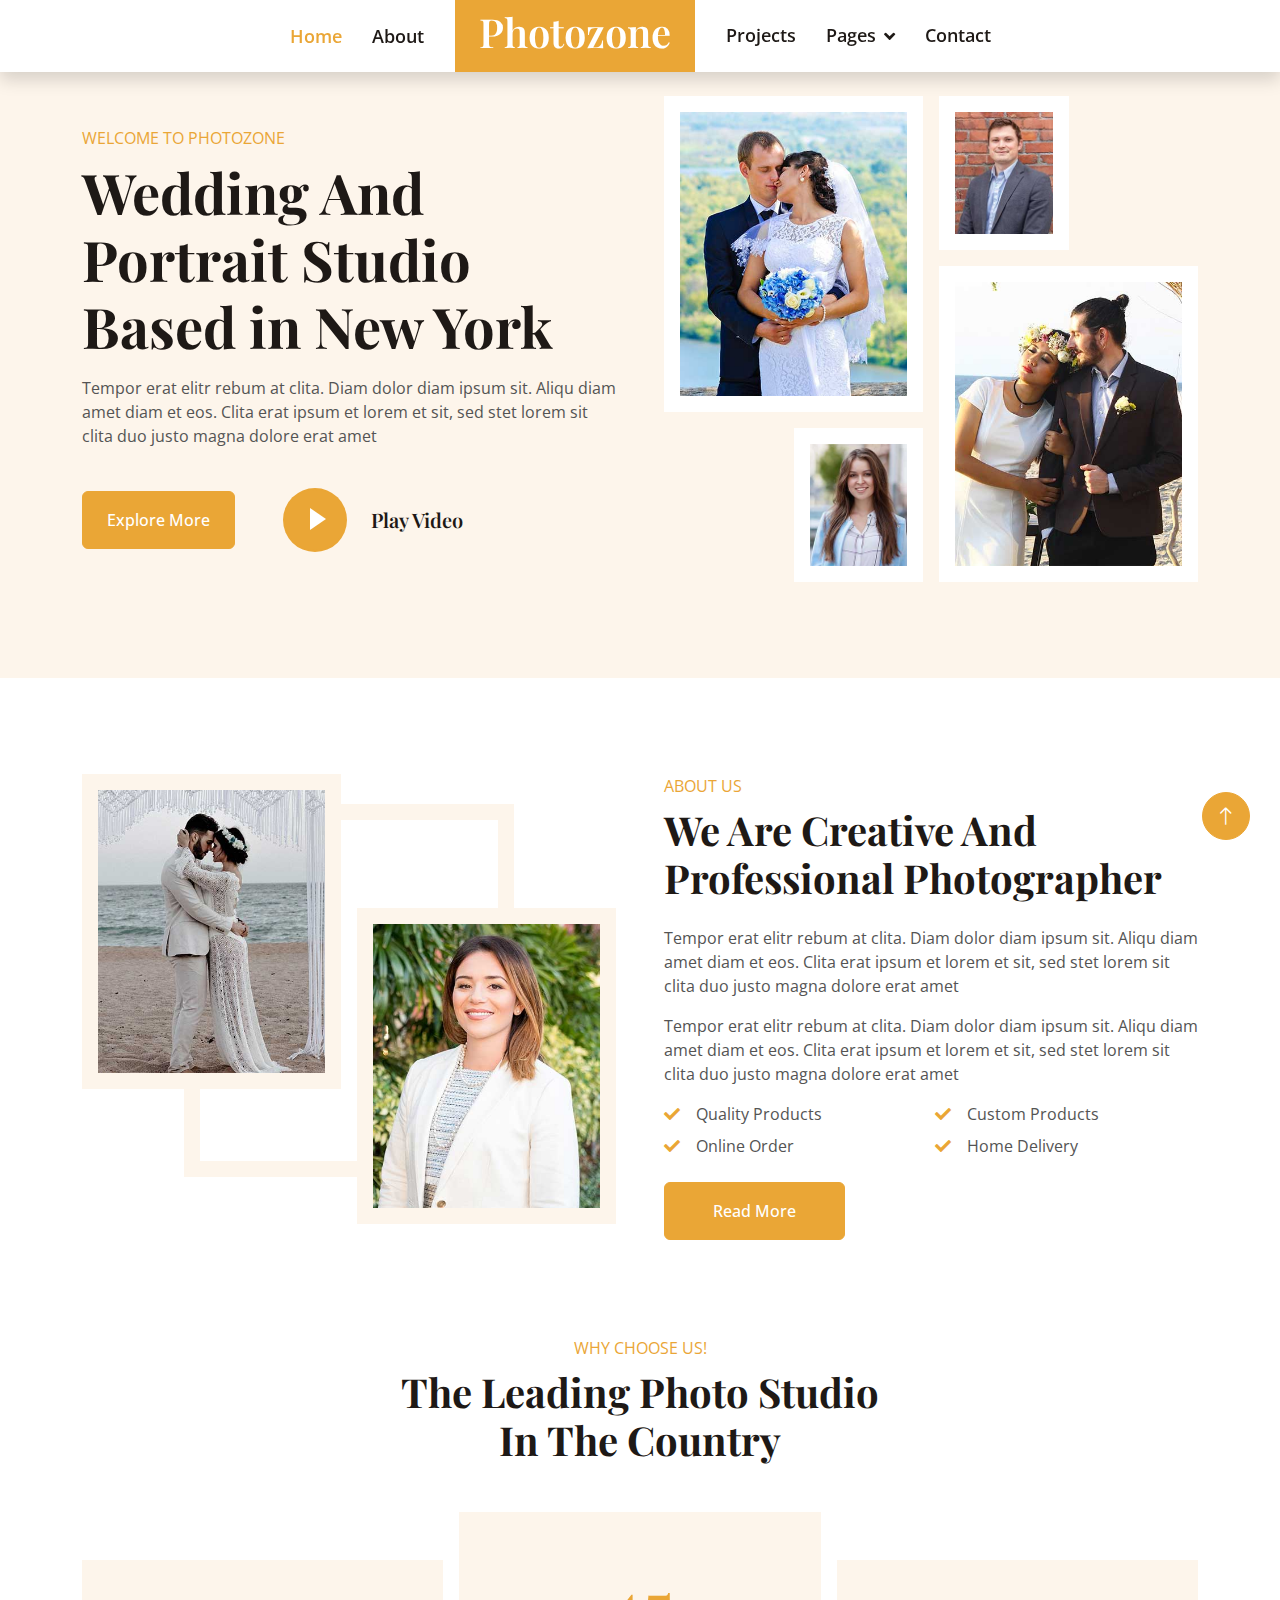
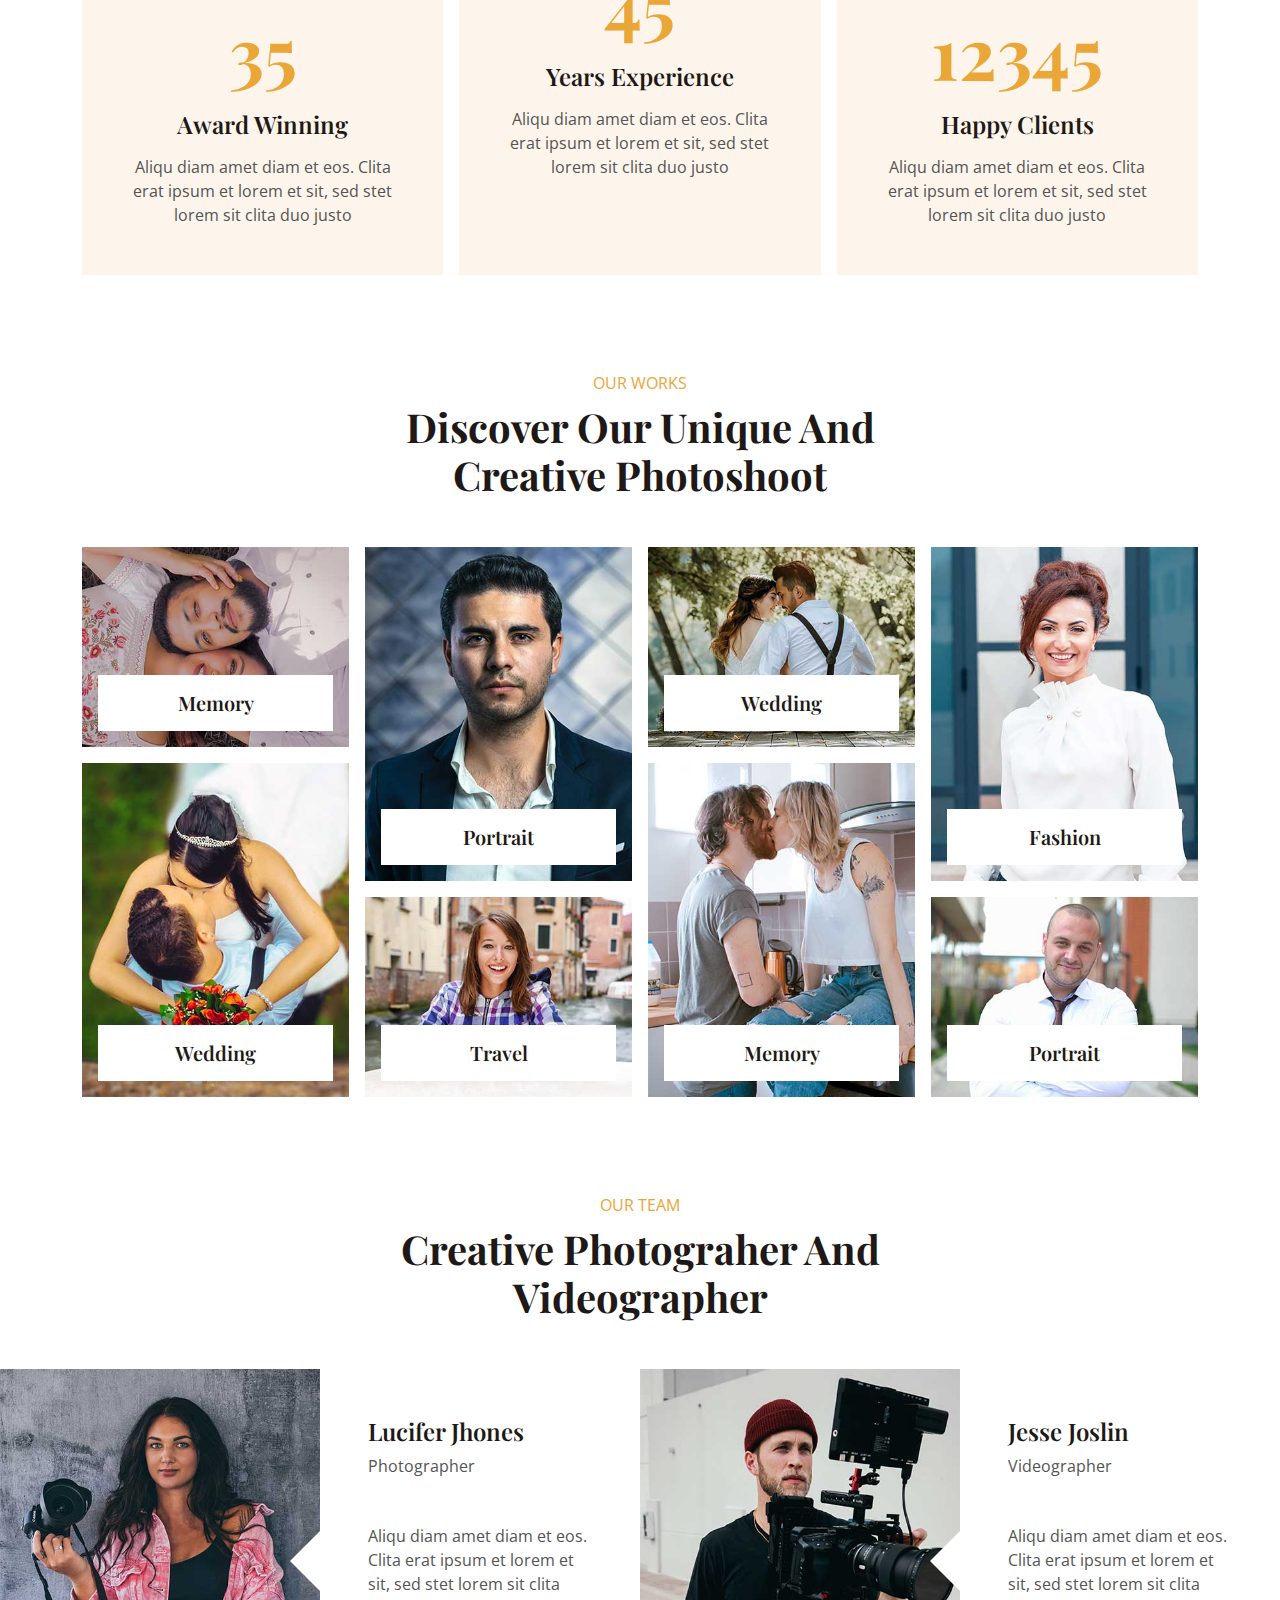
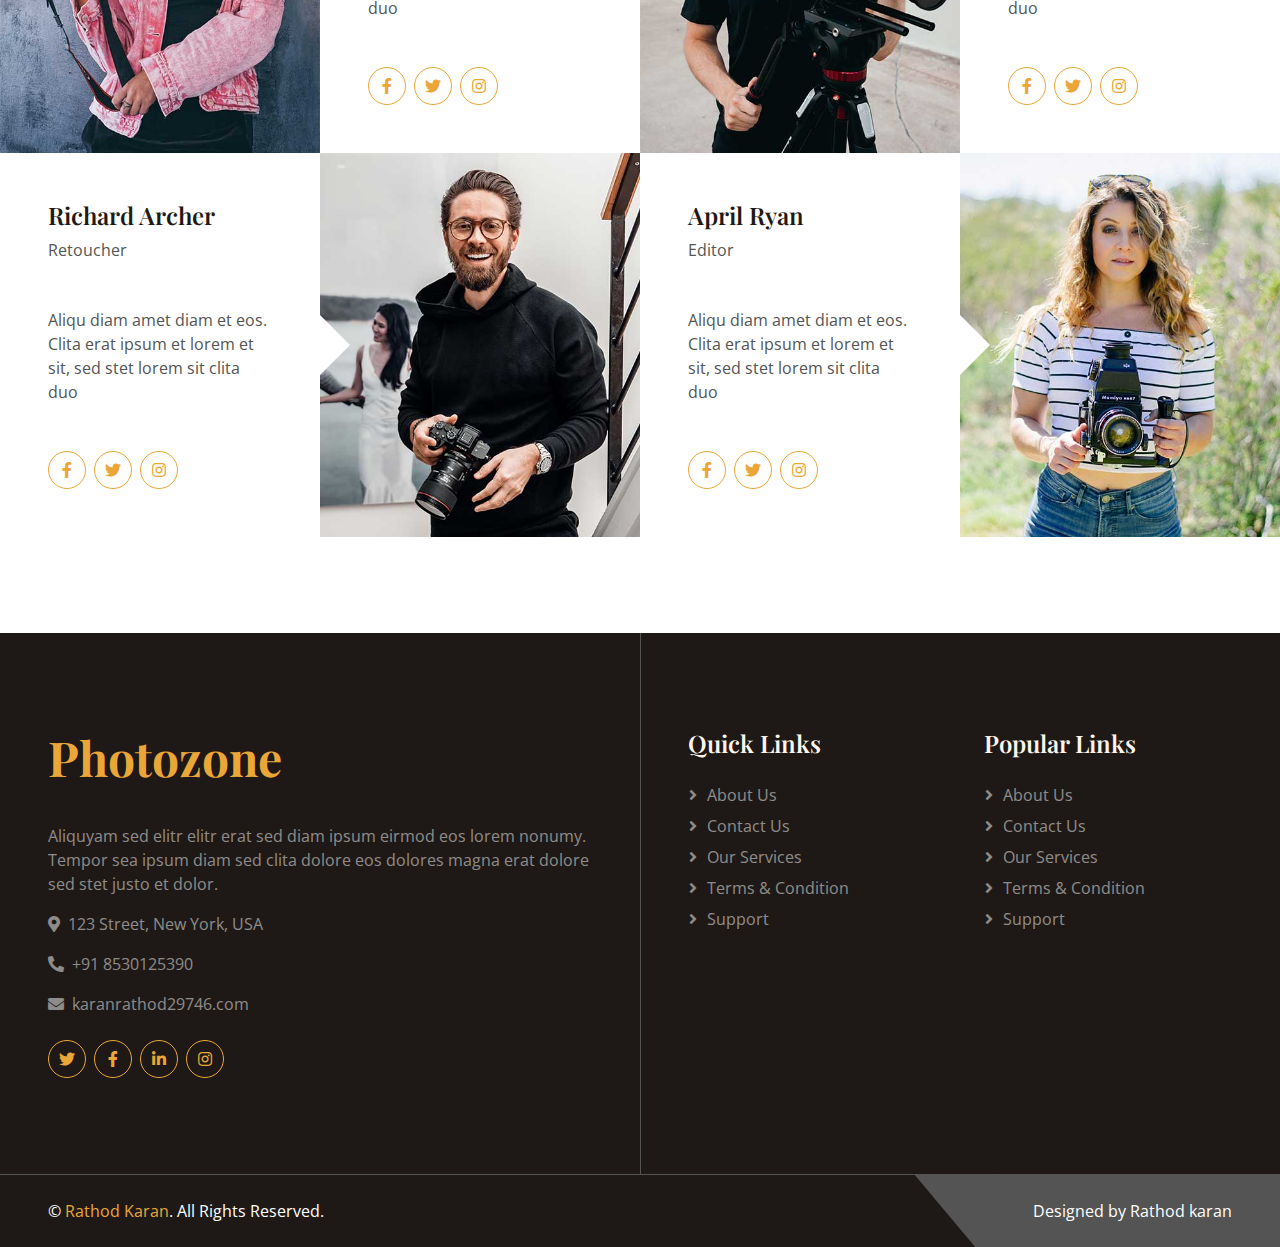
<file: index.html>
<!DOCTYPE html>
<html lang="en">

<head>
    <meta charset="utf-8">
    <title>Photozone - Photo Studio Website Template</title>
    <meta content="width=device-width, initial-scale=1.0" name="viewport">
    <meta content="" name="keywords">
    <meta content="" name="description">

    <!-- Favicon -->
    <link href="images/hero-3.jpg" rel="icon">

    <!-- Google Web Fonts -->
    <link rel="preconnect" href="https://fonts.googleapis.com">
    <link rel="preconnect" href="https://fonts.gstatic.com" crossorigin>
    <link
        href="https://fonts.googleapis.com/css2?family=Open+Sans:wght@400;500;600&family=Playfair+Display:wght@500;600;700&display=swap"
        rel="stylesheet">

    <!-- Icon Font Stylesheet -->
    <link href="https://cdnjs.cloudflare.com/ajax/libs/font-awesome/5.10.0/css/all.min.css" rel="stylesheet">
    <link href="https://cdn.jsdelivr.net/npm/bootstrap-icons@1.4.1/font/bootstrap-icons.css" rel="stylesheet">

    <!-- Libraries Stylesheet -->
    <!-- <link href="lib/animate/animate.min.css" rel="stylesheet">
    <link href="lib/owlcarousel/assets/owl.carousel.min.css" rel="stylesheet">
    <link href="lib/lightbox/css/lightbox.min.css" rel="stylesheet"> -->

    <!-- Customized Bootstrap Stylesheet -->
    <link href="css/bootstrap.min.css" rel="stylesheet">

    <!-- Template Stylesheet -->
    <link href="css/style.css" rel="stylesheet">
</head>

<body>

    <!-- Spinner Start -->
    <!-- <div id="spinner"
        class="show bg-white position-fixed translate-middle w-100 vh-100 top-50 start-50 d-flex align-items-center justify-content-center">
        <div class="spinner-grow text-primary" role="status"></div>
    </div> -->
    <!-- Spinner End -->


    <!-- Navbar Start -->
    <nav class="navbar navbar-expand-lg bg-white navbar-light fixed-top shadow py-lg-0 px-4 px-lg-5 wow fadeIn"
        data-wow-delay="0.1s">
        <a href="index.html" class="navbar-brand d-block d-lg-none">
            <h1 class="text-primary">Photozone</h1>
        </a>
        <button type="button" class="navbar-toggler" data-bs-toggle="collapse" data-bs-target="#navbarCollapse">
            <span class="navbar-toggler-icon"></span>
        </button>
        <div class="collapse navbar-collapse justify-content-between py-4 py-lg-0" id="navbarCollapse">
            <div class="navbar-nav ms-auto py-0">
                <a href="index.html" class="nav-item nav-link active">Home</a>
                <a href="about.html" class="nav-item nav-link">About</a>
            </div>
            <a href="index.html" class="navbar-brand bg-primary py-2 px-4 mx-3 d-none d-lg-block">
                <h1 class="text-white">Photozone</h1>
            </a>
            <div class="navbar-nav me-auto py-0">
                <a href="project.html" class="nav-item nav-link">Projects</a>
                <div class="nav-item dropdown">
                    <a href="#" class="nav-link dropdown-toggle" data-bs-toggle="dropdown">Pages</a>
                    <div class="dropdown-menu rounded-0 shadow-sm border-0 m-0">
                        <a href="feature.html" class="dropdown-item">Features</a>
                        <a href="team.html" class="dropdown-item">Our Team</a>
                    </div>
                </div>
                <a href="contact.html" class="nav-item nav-link">Contact</a>
            </div>
        </div>
    </nav>
    <!-- Navbar End -->


    <!-- Header Start -->
    <div class="container-fluid hero-header bg-light py-5 mb-5">
        <div class="container py-5">
            <div class="row g-5 align-items-center">
                <div class="col-lg-6">
                    <p class="text-primary text-uppercase mb-2 animated slideInDown">Welcome To Photozone</p>
                    <h1 class="display-4 mb-3 animated slideInDown">Wedding And Portrait Studio Based in New York</h1>
                    <p class="animated slideInDown">Tempor erat elitr rebum at clita. Diam dolor diam ipsum sit. Aliqu
                        diam amet diam et eos. Clita erat ipsum et lorem et sit, sed stet lorem sit clita duo justo
                        magna dolore erat amet</p>
                    <div class="d-flex align-items-center pt-4 animated slideInDown">
                        <a href="" class="btn btn-primary py-3 px-4 me-5">Explore More</a>
                        <button type="button" class="btn-play" data-bs-toggle="modal"
                            data-src="https://www.youtube.com/embed/DWRcNpR6Kdc" data-bs-target="#videoModal">
                            <span></span>
                        </button>
                        <h5 class="ms-4 mb-0 d-none d-sm-block">Play Video</h5>
                    </div>
                </div>
                <div class="col-lg-6 animated fadeIn">
                    <div class="row g-3">
                        <div class="col-6 text-end">
                            <img class="img-fluid bg-white p-3 w-100 mb-3" src="images/hero-1.jpg" alt="">
                            <img class="img-fluid bg-white p-3 w-50" src="images/hero-3.jpg" alt="">
                        </div>
                        <div class="col-6">
                            <img class="img-fluid bg-white p-3 w-50 mb-3" src="images/hero-4.jpg" alt="">
                            <img class="img-fluid bg-white p-3 w-100" src="images/hero-2.jpg" alt="">
                        </div>
                    </div>
                </div>
            </div>
        </div>
    </div>
    <!-- Header End -->


    <!-- Video Modal Start -->
    <div class="modal modal-video fade" id="videoModal" tabindex="-1" aria-labelledby="exampleModalLabel"
        aria-hidden="true">
        <div class="modal-dialog">
            <div class="modal-content rounded-0">
                <div class="modal-header">
                    <h3 class="modal-title" id="exampleModalLabel">Youtube Video</h3>
                    <button type="button" class="btn-close" data-bs-dismiss="modal" aria-label="Close"></button>
                </div>
                <div class="modal-body">
                    <!-- 16:9 aspect ratio -->
                    <div class="ratio ratio-16x9">
                        <iframe class="embed-responsive-item" src="" id="video" allowfullscreen
                            allowscriptaccess="always" allow="autoplay"></iframe>
                    </div>
                </div>
            </div>
        </div>
    </div>
    <!-- Video Modal End -->


    <!-- About Start -->
    <div class="container-xxl py-5">
        <div class="container">
            <div class="row g-5">
                <div class="col-lg-6 wow fadeInUp" data-wow-delay="0.1s">
                    <div class="row g-3 img-twice position-relative h-100">
                        <div class="col-6">
                            <img class="img-fluid bg-light p-3" src="images/about-1.jpg" alt="">
                        </div>
                        <div class="col-6 align-self-end">
                            <img class="img-fluid bg-light p-3" src="images/about-2.jpg" alt="">
                        </div>
                    </div>
                </div>
                <div class="col-lg-6 wow fadeInUp" data-wow-delay="0.5s">
                    <div class="h-100">
                        <p class="text-primary text-uppercase mb-2">About Us</p>
                        <h1 class="display-6 mb-4">We Are Creative And Professional Photographer</h1>
                        <p>Tempor erat elitr rebum at clita. Diam dolor diam ipsum sit. Aliqu diam amet diam et eos.
                            Clita erat ipsum et lorem et sit, sed stet lorem sit clita duo justo magna dolore erat amet
                        </p>
                        <p>Tempor erat elitr rebum at clita. Diam dolor diam ipsum sit. Aliqu diam amet diam et eos.
                            Clita erat ipsum et lorem et sit, sed stet lorem sit clita duo justo magna dolore erat amet
                        </p>
                        <div class="row g-2 mb-4">
                            <div class="col-sm-6">
                                <i class="fa fa-check text-primary me-3"></i>Quality Products
                            </div>
                            <div class="col-sm-6">
                                <i class="fa fa-check text-primary me-3"></i>Custom Products
                            </div>
                            <div class="col-sm-6">
                                <i class="fa fa-check text-primary me-3"></i>Online Order
                            </div>
                            <div class="col-sm-6">
                                <i class="fa fa-check text-primary me-3"></i>Home Delivery
                            </div>
                        </div>
                        <a class="btn btn-primary py-3 px-5" href="">Read More</a>
                    </div>
                </div>
            </div>
        </div>
    </div>
    <!-- About End -->


    <!-- Facts Start -->
    <div class="container-xxl py-5">
        <div class="container">
            <div class="text-center mx-auto wow fadeInUp" data-wow-delay="0.1s" style="max-width: 500px;">
                <p class="text-primary text-uppercase mb-2">Why Choose Us!</p>
                <h1 class="display-6 mb-5">The Leading Photo Studio In The Country</h1>
            </div>
            <div class="row g-3">
                <div class="col-lg-4 col-md-6 pt-lg-5 wow fadeInUp" data-wow-delay="0.1s">
                    <div class="fact-item bg-light text-center h-100 p-5">
                        <h1 class="display-2 text-primary mb-3" data-toggle="counter-up">35</h1>
                        <h4 class="mb-3">Award Winning</h4>
                        <span>Aliqu diam amet diam et eos. Clita erat ipsum et lorem et sit, sed stet lorem sit clita
                            duo justo</span>
                    </div>
                </div>
                <div class="col-lg-4 col-md-6 wow fadeInUp" data-wow-delay="0.3s">
                    <div class="fact-item bg-light text-center h-100 p-5">
                        <h1 class="display-2 text-primary mb-3" data-toggle="counter-up">45</h1>
                        <h4 class="mb-3">Years Experience</h4>
                        <span>Aliqu diam amet diam et eos. Clita erat ipsum et lorem et sit, sed stet lorem sit clita
                            duo justo</span>
                    </div>
                </div>
                <div class="col-lg-4 col-md-6 pt-lg-5 wow fadeInUp" data-wow-delay="0.5s">
                    <div class="fact-item bg-light text-center h-100 p-5">
                        <h1 class="display-2 text-primary mb-3" data-toggle="counter-up">12345</h1>
                        <h4 class="mb-3">Happy Clients</h4>
                        <span>Aliqu diam amet diam et eos. Clita erat ipsum et lorem et sit, sed stet lorem sit clita
                            duo justo</span>
                    </div>
                </div>
            </div>
        </div>
    </div>
    <!-- Facts End -->




    <!-- Project Start -->
    <div class="container-xxl py-5">
        <div class="container">
            <div class="text-center mx-auto mb-5 wow fadeInUp" data-wow-delay="0.1s" style="max-width: 500px;">
                <p class="text-primary text-uppercase mb-2">Our Works</p>
                <h1 class="display-6 mb-0">Discover Our Unique And Creative Photoshoot</h1>
            </div>
            <div class="row g-3">
                <div class="col-lg-3 col-md-6 wow fadeInUp" data-wow-delay="0.1s">
                    <div class="row g-3">
                        <div class="col-12">
                            <div class="project-item">
                                <img class="img-fluid" src="images/project-5.jpg" alt="">
                                <a class="project-title h5 mb-0" href="#" data-lightbox="project">
                                    Memory
                                </a>
                            </div>
                        </div>
                        <div class="col-12">
                            <div class="project-item">
                                <img class="img-fluid" src="images/project-1.jpg" alt="">
                                <a class="project-title h5 mb-0" href="images/project-1.jpg" data-lightbox="project">
                                    Wedding
                                </a>
                            </div>
                        </div>
                    </div>
                </div>
                <div class="col-lg-3 col-md-6 wow fadeInUp" data-wow-delay="0.3s">
                    <div class="row g-3">
                        <div class="col-12">
                            <div class="project-item">
                                <img class="img-fluid" src="images/project-2.jpg" alt="">
                                <a class="project-title h5 mb-0" href="images/project-2.jpg" data-lightbox="project">
                                    Portrait
                                </a>
                            </div>
                        </div>
                        <div class="col-12">
                            <div class="project-item">
                                <img class="img-fluid" src="images/project-6.jpg" alt="">
                                <a class="project-title h5 mb-0" href="images/project-6.jpg" data-lightbox="project">
                                    Travel
                                </a>
                            </div>
                        </div>
                    </div>
                </div>
                <div class="col-lg-3 col-md-6 wow fadeInUp" data-wow-delay="0.5s">
                    <div class="row g-3">
                        <div class="col-12">
                            <div class="project-item">
                                <img class="img-fluid" src="images/project-7.jpg" alt="">
                                <a class="project-title h5 mb-0" href="images/project-7.jpg" data-lightbox="project">
                                    Wedding
                                </a>
                            </div>
                        </div>
                        <div class="col-12">
                            <div class="project-item">
                                <img class="img-fluid" src="images/project-3.jpg" alt="">
                                <a class="project-title h5 mb-0" href="images/project-3.jpg" data-lightbox="project">
                                    Memory
                                </a>
                            </div>
                        </div>
                    </div>
                </div>
                <div class="col-lg-3 col-md-6 wow fadeInUp" data-wow-delay="0.7s">
                    <div class="row g-3">
                        <div class="col-12">
                            <div class="project-item">
                                <img class="img-fluid" src="images/project-4.jpg" alt="">
                                <a class="project-title h5 mb-0" href="images/project-4.jpg" data-lightbox="project">
                                    Fashion
                                </a>
                            </div>
                        </div>
                        <div class="col-12">
                            <div class="project-item">
                                <img class="img-fluid" src="images/project-8.jpg" alt="">
                                <a class="project-title h5 mb-0" href="images/project-8.jpg" data-lightbox="project">
                                    Portrait
                                </a>
                            </div>
                        </div>
                    </div>
                </div>
            </div>
        </div>
    </div>
    <!-- Project End -->


    <!-- Team Start -->
    <div class="container-xxl px-0 py-5">
        <div class="text-center mx-auto mb-5 wow fadeInUp" data-wow-delay="0.1s" style="max-width: 500px;">
            <p class="text-primary text-uppercase mb-2">Our Team</p>
            <h1 class="display-6 mb-0">Creative Photograher And Videographer</h1>
        </div>
        <div class="row g-0">
            <div class="col-lg-6 wow fadeIn" data-wow-delay="0.1s">
                <div class="row g-0 flex-sm-row">
                    <div class="col-sm-6">
                        <div class="team-img position-relative">
                            <img class="img-fluid" src="images/team-1.jpg" alt="">
                        </div>
                    </div>
                    <div class="col-sm-6">
                        <div class="h-100 p-5 d-flex flex-column justify-content-between">
                            <div class="mb-3">
                                <h4>Lucifer Jhones</h4>
                                <span>Photographer</span>
                            </div>
                            <p>Aliqu diam amet diam et eos. Clita erat ipsum et lorem et sit, sed stet lorem sit clita
                                duo</p>
                            <div class="d-flex">
                                <a class="btn btn-square btn-outline-primary rounded-circle me-2" href=""><i
                                        class="fab fa-facebook-f"></i></a>
                                <a class="btn btn-square btn-outline-primary rounded-circle me-2" href=""><i
                                        class="fab fa-twitter"></i></a>
                                <a class="btn btn-square btn-outline-primary rounded-circle me-2" href=""><i
                                        class="fab fa-instagram"></i></a>
                            </div>
                        </div>
                    </div>
                </div>
            </div>
            <div class="col-lg-6 wow fadeIn" data-wow-delay="0.3s">
                <div class="row g-0 flex-sm-row-reverse flex-lg-row">
                    <div class="col-sm-6">
                        <div class="team-img position-relative">
                            <img class="img-fluid" src="images/team-2.jpg" alt="">
                        </div>
                    </div>
                    <div class="col-sm-6">
                        <div class="h-100 p-5 d-flex flex-column justify-content-between">
                            <div class="mb-3">
                                <h4>Jesse Joslin</h4>
                                <span>Videographer</span>
                            </div>
                            <p>Aliqu diam amet diam et eos. Clita erat ipsum et lorem et sit, sed stet lorem sit clita
                                duo</p>
                            <div class="d-flex">
                                <a class="btn btn-square btn-outline-primary rounded-circle me-2" href=""><i
                                        class="fab fa-facebook-f"></i></a>
                                <a class="btn btn-square btn-outline-primary rounded-circle me-2" href=""><i
                                        class="fab fa-twitter"></i></a>
                                <a class="btn btn-square btn-outline-primary rounded-circle me-2" href=""><i
                                        class="fab fa-instagram"></i></a>
                            </div>
                        </div>
                    </div>
                </div>
            </div>
            <div class="col-lg-6 wow fadeIn" data-wow-delay="0.1s">
                <div class="row g-0 flex-lg-row-reverse">
                    <div class="col-sm-6">
                        <div class="team-img position-relative">
                            <img class="img-fluid" src="images/team-3.jpg" alt="">
                        </div>
                    </div>
                    <div class="col-sm-6">
                        <div class="h-100 p-5 d-flex flex-column justify-content-between">
                            <div class="mb-3">
                                <h4>Richard Archer</h4>
                                <span>Retoucher</span>
                            </div>
                            <p>Aliqu diam amet diam et eos. Clita erat ipsum et lorem et sit, sed stet lorem sit clita
                                duo</p>
                            <div class="d-flex">
                                <a class="btn btn-square btn-outline-primary rounded-circle me-2" href=""><i
                                        class="fab fa-facebook-f"></i></a>
                                <a class="btn btn-square btn-outline-primary rounded-circle me-2" href=""><i
                                        class="fab fa-twitter"></i></a>
                                <a class="btn btn-square btn-outline-primary rounded-circle me-2" href=""><i
                                        class="fab fa-instagram"></i></a>
                            </div>
                        </div>
                    </div>
                </div>
            </div>
            <div class="col-lg-6 wow fadeIn" data-wow-delay="0.3s">
                <div class="row g-0 flex-sm-row-reverse">
                    <div class="col-sm-6">
                        <div class="team-img position-relative">
                            <img class="img-fluid" src="images/team-4.jpg" alt="">
                        </div>
                    </div>
                    <div class="col-sm-6">
                        <div class="h-100 p-5 d-flex flex-column justify-content-between">
                            <div class="mb-3">
                                <h4>April Ryan</h4>
                                <span>Editor</span>
                            </div>
                            <p>Aliqu diam amet diam et eos. Clita erat ipsum et lorem et sit, sed stet lorem sit clita
                                duo</p>
                            <div class="d-flex">
                                <a class="btn btn-square btn-outline-primary rounded-circle me-2" href=""><i
                                        class="fab fa-facebook-f"></i></a>
                                <a class="btn btn-square btn-outline-primary rounded-circle me-2" href=""><i
                                        class="fab fa-twitter"></i></a>
                                <a class="btn btn-square btn-outline-primary rounded-circle me-2" href=""><i
                                        class="fab fa-instagram"></i></a>
                            </div>
                        </div>
                    </div>
                </div>
            </div>
        </div>
    </div>
    <!-- Team End -->



    <!-- Footer Start -->
    <div class="container-fluid footer position-relative bg-dark text-white-50 mt-5 py-5 px-4 px-lg-5 wow fadeIn"
        data-wow-delay="0.1s">
        <div class="row g-5 py-5">
            <div class="col-lg-6 pe-lg-5">
                <a href="index.html" class="navbar-brand">
                    <h1 class="display-5 text-primary">Photozone</h1>
                </a>
                <p>Aliquyam sed elitr elitr erat sed diam ipsum eirmod eos lorem nonumy. Tempor sea ipsum diam sed clita
                    dolore eos dolores magna erat dolore sed stet justo et dolor.</p>
                <p><i class="fa fa-map-marker-alt me-2"></i>123 Street, New York, USA</p>
                <p><i class="fa fa-phone-alt me-2"></i>+91 8530125390</p>
                <p><i class="fa fa-envelope me-2"></i>karanrathod29746.com</p>
                <div class="d-flex justify-content-start mt-4">
                    <a class="btn btn-square btn-outline-primary rounded-circle me-2" href="#"><i
                            class="fab fa-twitter"></i></a>
                    <a class="btn btn-square btn-outline-primary rounded-circle me-2" href="#"><i
                            class="fab fa-facebook-f"></i></a>
                    <a class="btn btn-square btn-outline-primary rounded-circle me-2" href="#"><i
                            class="fab fa-linkedin-in"></i></a>
                    <a class="btn btn-square btn-outline-primary rounded-circle me-2" href="#"><i
                            class="fab fa-instagram"></i></a>
                </div>
            </div>
            <div class="col-lg-6 ps-lg-5">
                <div class="row g-5">
                    <div class="col-sm-6">
                        <h4 class="text-light mb-4">Quick Links</h4>
                        <a class="btn btn-link" href="">About Us</a>
                        <a class="btn btn-link" href="">Contact Us</a>
                        <a class="btn btn-link" href="">Our Services</a>
                        <a class="btn btn-link" href="">Terms & Condition</a>
                        <a class="btn btn-link" href="">Support</a>
                    </div>
                    <div class="col-sm-6">
                        <h4 class="text-light mb-4">Popular Links</h4>
                        <a class="btn btn-link" href="">About Us</a>
                        <a class="btn btn-link" href="">Contact Us</a>
                        <a class="btn btn-link" href="">Our Services</a>
                        <a class="btn btn-link" href="">Terms & Condition</a>
                        <a class="btn btn-link" href="">Support</a>
                    </div>

                </div>
            </div>
        </div>
    </div>
    <!-- Footer End -->


    <!-- Copyright Start -->
    <div class="container-fluid bg-dark text-white border-top border-secondary px-0">
        <div class="d-flex flex-column flex-md-row justify-content-between">
            <div class="py-4 px-5 text-center text-md-start">
                <p class="mb-0">&copy; <a class="text-primary" href="#">Rathod Karan</a>. All Rights Reserved.</p>
            </div>
            <div class="py-4 px-5 bg-secondary footer-shape position-relative text-center text-md-end">
                <p class="mb-0"> Designed by Rathod karan</p>
            </div>
        </div>
    </div>
    <!-- Copyright End -->


    <!-- Back to Top -->
    <a href="#" class="btn btn-lg btn-primary btn-lg-square rounded-circle back-to-top"><i
            class="bi bi-arrow-up"></i></a>


    <!-- JavaScript Libraries -->
    <script src="https://code.jquery.com/jquery-3.4.1.min.js"></script>
    <script src="https://cdn.jsdelivr.net/npm/bootstrap@5.0.0/dist/js/bootstrap.bundle.min.js"></script>
    
    <!-- <script src="lib/wow/wow.min.js"></script>
    <script src="lib/wow/wow.js"></script>
    <script src="lib/easing/easing.min.js"></script>
    <script src="lib/waypoints/waypoints.min.js"></script>
    <script src="lib/counterup/counterup.min.js"></script>
    <script src="lib/owlcarousel/owl.carousel.min.js"></script>
    <script src="lib/lightbox/js/lightbox.min.js"></script> -->

    <!-- Template Javascript -->
    <script src="js/main.js"></script>
</body>

</html>
</file>
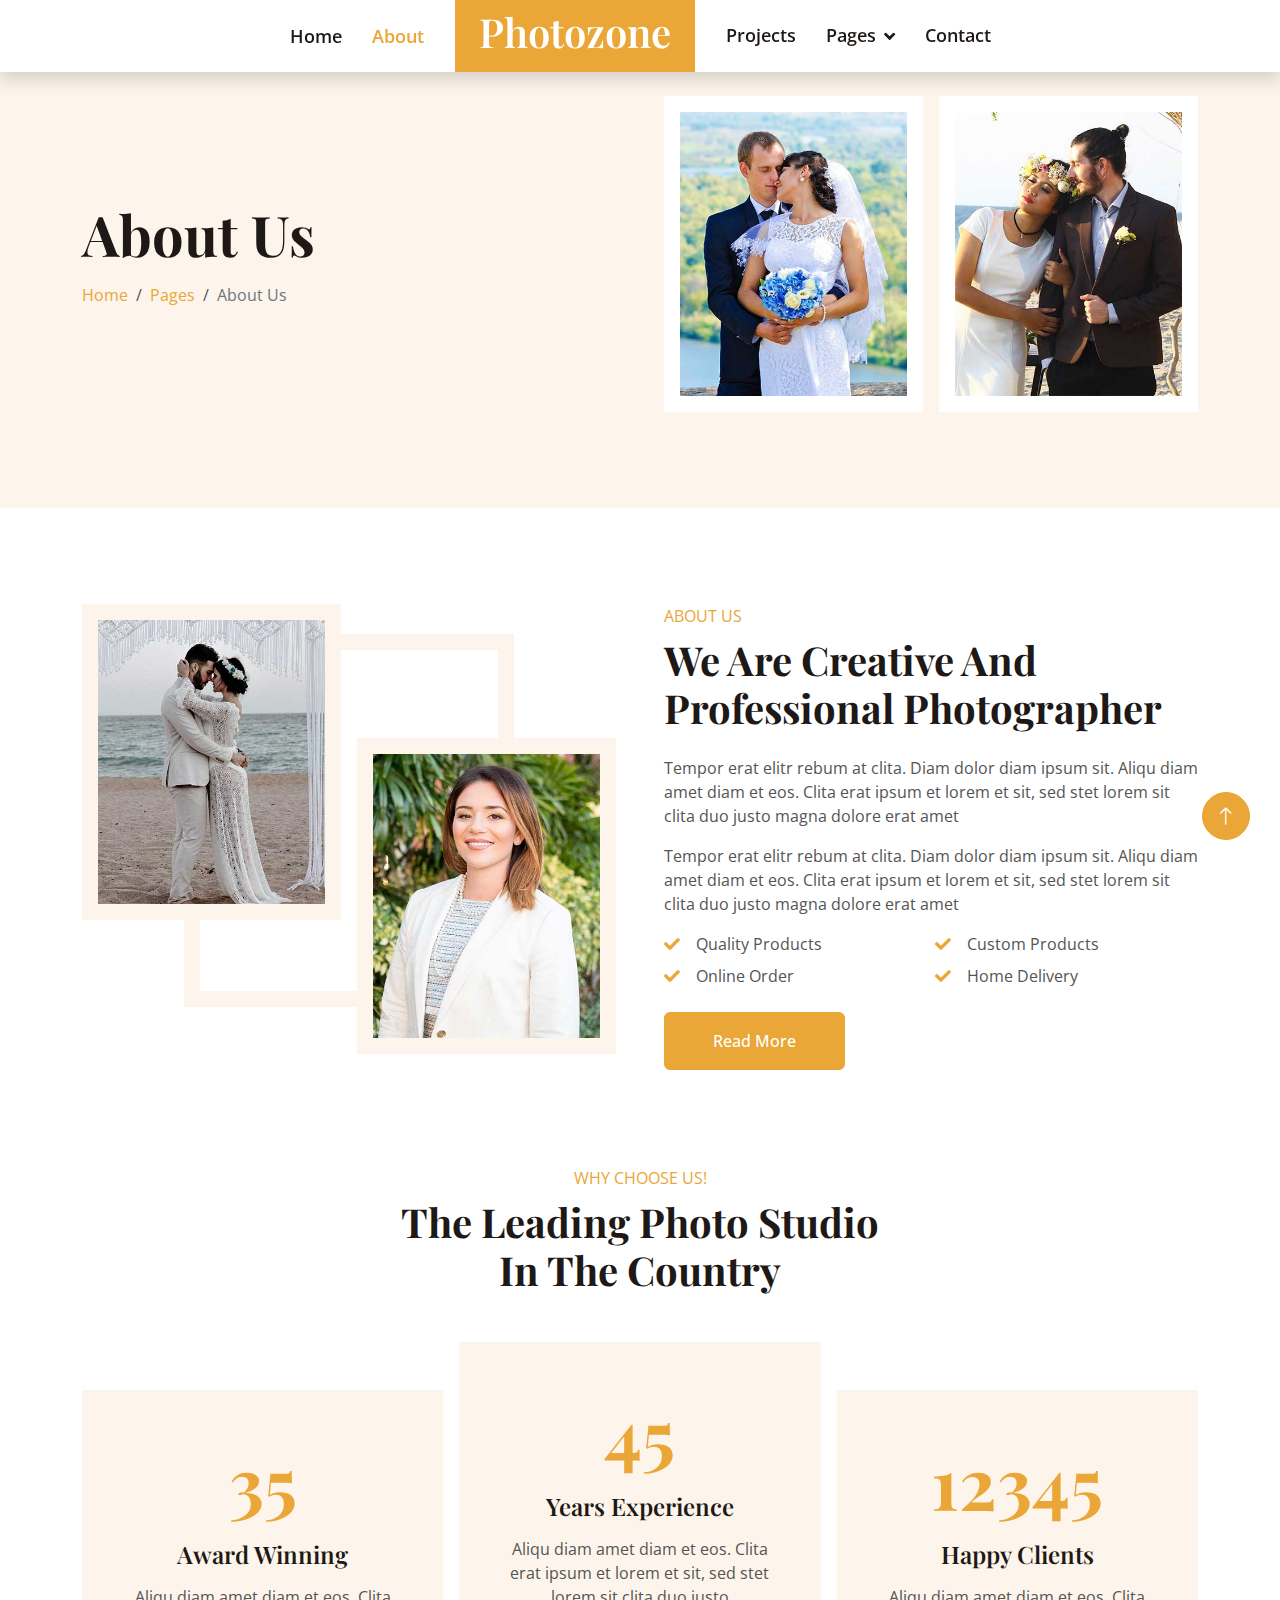
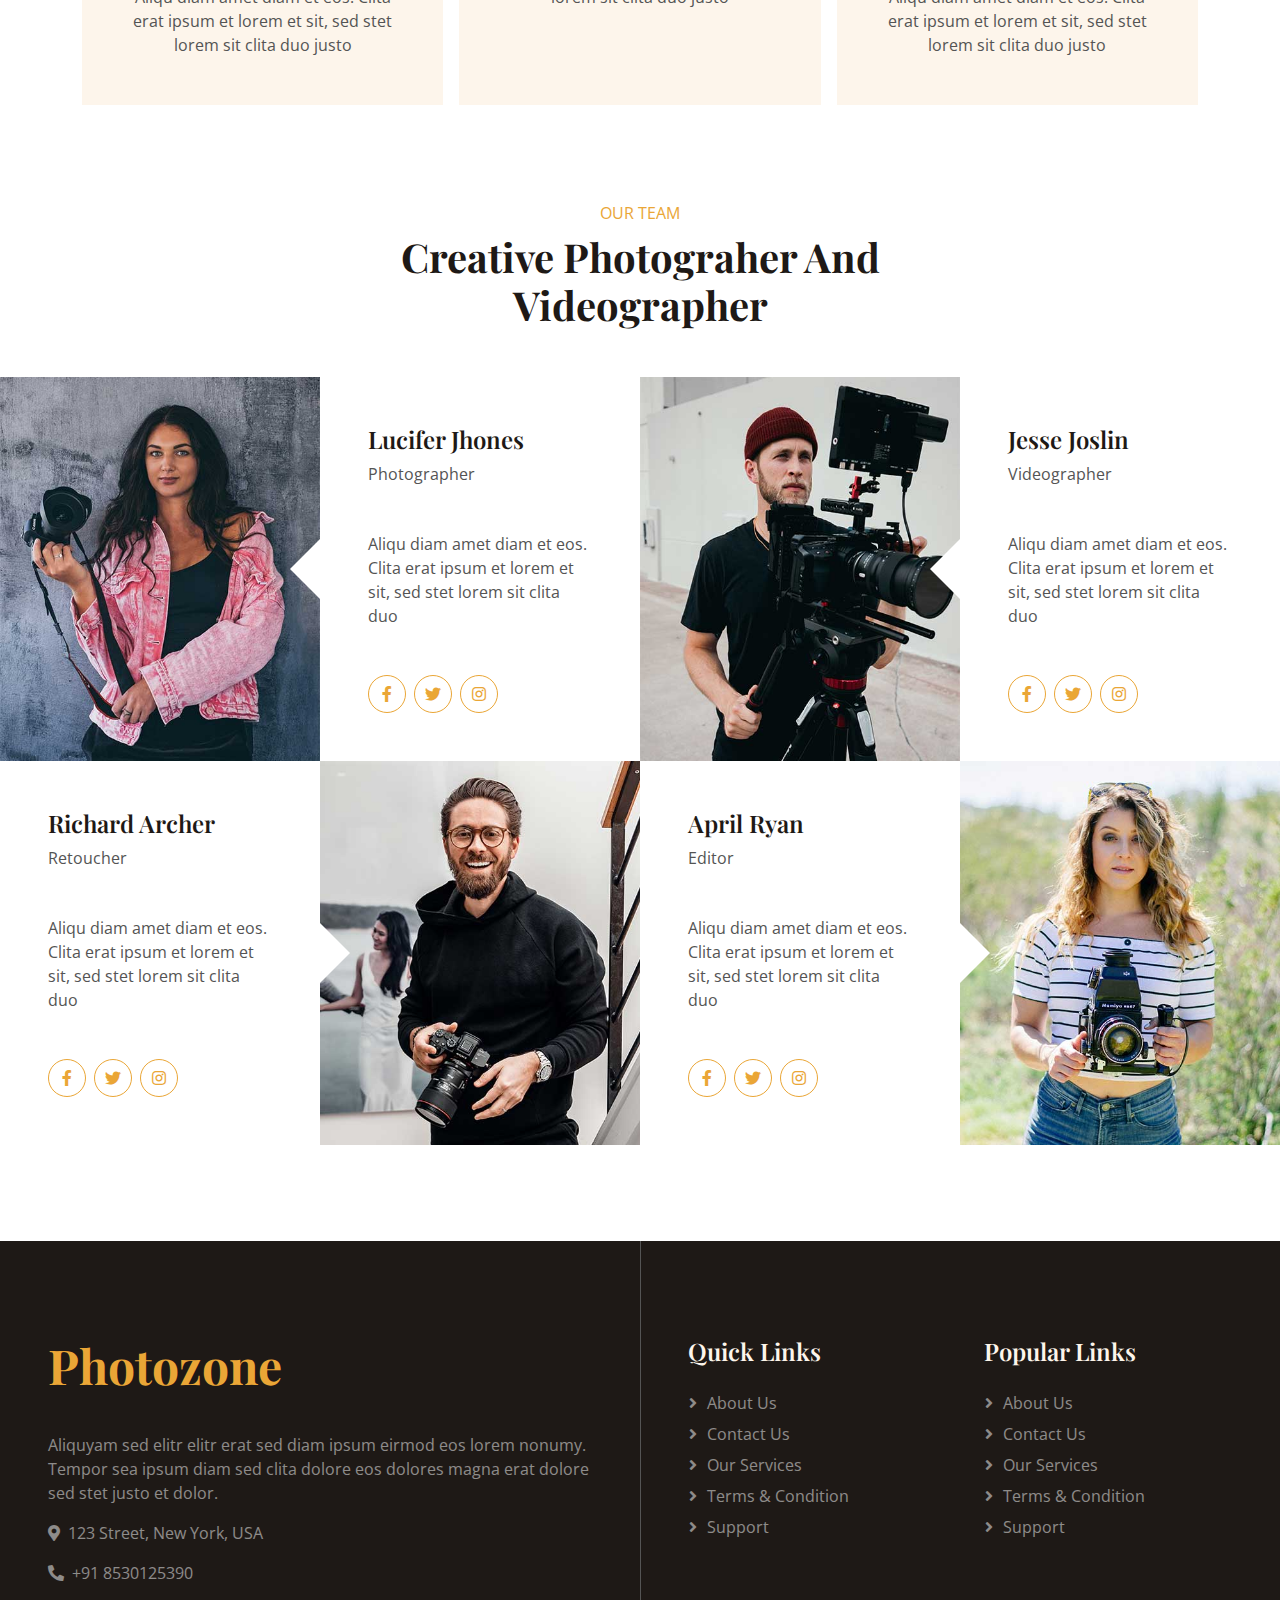
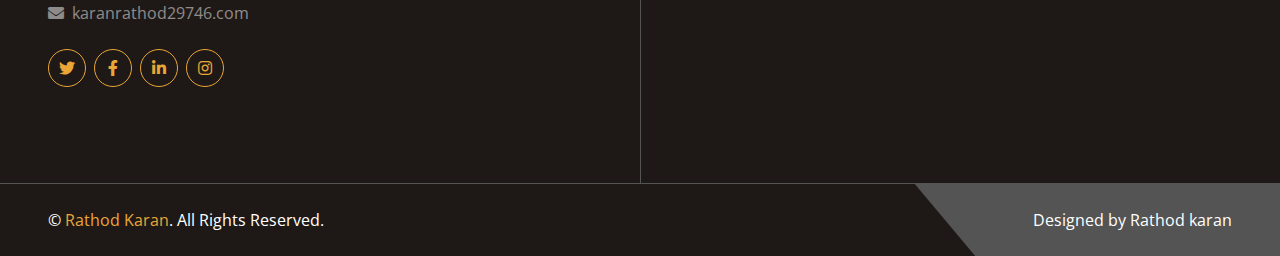
<file: about.html>
<!DOCTYPE html>
<html lang="en">

<head>
    <meta charset="utf-8">
    <title>Photozone - Photo Studio Website Template</title>
    <meta content="width=device-width, initial-scale=1.0" name="viewport">
    <meta content="" name="keywords">
    <meta content="" name="description">

    <!-- Favicon -->
    <link href="img/favicon.ico" rel="icon">

    <!-- Google Web Fonts -->
    <link rel="preconnect" href="https://fonts.googleapis.com">
    <link rel="preconnect" href="https://fonts.gstatic.com" crossorigin>
    <link
        href="https://fonts.googleapis.com/css2?family=Open+Sans:wght@400;500;600&family=Playfair+Display:wght@500;600;700&display=swap"
        rel="stylesheet">

    <!-- Icon Font Stylesheet -->
    <link href="https://cdnjs.cloudflare.com/ajax/libs/font-awesome/5.10.0/css/all.min.css" rel="stylesheet">
    <link href="https://cdn.jsdelivr.net/npm/bootstrap-icons@1.4.1/font/bootstrap-icons.css" rel="stylesheet">

    <!-- Libraries Stylesheet -->
    <!-- <link href="lib/animate/animate.min.css" rel="stylesheet">
    <link href="lib/owlcarousel/assets/owl.carousel.min.css" rel="stylesheet">
    <link href="lib/lightbox/css/lightbox.min.css" rel="stylesheet"> -->

    <!-- Customized Bootstrap Stylesheet -->
    <link href="css/bootstrap.min.css" rel="stylesheet">

    <!-- Template Stylesheet -->
    <link href="css/style.css" rel="stylesheet">
</head>

<body>
    <!-- Spinner Start -->
    <!-- <div id="spinner"
        class="show bg-white position-fixed translate-middle w-100 vh-100 top-50 start-50 d-flex align-items-center justify-content-center">
        <div class="spinner-grow text-primary" role="status"></div>
    </div> -->
    <!-- Spinner End -->


    <!-- Navbar Start -->
    <nav class="navbar navbar-expand-lg bg-white navbar-light fixed-top shadow py-lg-0 px-4 px-lg-5 wow fadeIn"
        data-wow-delay="0.1s">
        <a href="index.html" class="navbar-brand d-block d-lg-none">
            <h1 class="text-primary">Photozone</h1>
        </a>
        <button type="button" class="navbar-toggler" data-bs-toggle="collapse" data-bs-target="#navbarCollapse">
            <span class="navbar-toggler-icon"></span>
        </button>
        <div class="collapse navbar-collapse justify-content-between py-4 py-lg-0" id="navbarCollapse">
            <div class="navbar-nav ms-auto py-0">
                <a href="index.html" class="nav-item nav-link">Home</a>
                <a href="about.html" class="nav-item nav-link active">About</a>
            </div>
            <a href="index.html" class="navbar-brand bg-primary py-2 px-4 mx-3 d-none d-lg-block">
                <h1 class="text-white">Photozone</h1>
            </a>
            <div class="navbar-nav me-auto py-0">
                <a href="project.html" class="nav-item nav-link">Projects</a>
                <div class="nav-item dropdown">
                    <a href="#" class="nav-link dropdown-toggle" data-bs-toggle="dropdown">Pages</a>
                    <div class="dropdown-menu rounded-0 shadow-sm border-0 m-0">
                        <a href="feature.html" class="dropdown-item">Features</a>
                        <a href="team.html" class="dropdown-item">Our Team</a>
                        <a href="testimonial.html" class="dropdown-item">Testimonial</a>
                    </div>
                </div>
                <a href="contact.html" class="nav-item nav-link">Contact</a>
            </div>
        </div>
    </nav>
    <!-- Navbar End -->


    <!-- Header Start -->
    <div class="container-fluid hero-header bg-light py-5 mb-5">
        <div class="container py-5">
            <div class="row g-5 align-items-center">
                <div class="col-lg-6">
                    <h1 class="display-4 mb-3 animated slideInDown">About Us</h1>
                    <nav aria-label="breadcrumb animated slideInDown">
                        <ol class="breadcrumb mb-0">
                            <li class="breadcrumb-item"><a href="#">Home</a></li>
                            <li class="breadcrumb-item"><a href="#">Pages</a></li>
                            <li class="breadcrumb-item active" aria-current="page">About Us</li>
                        </ol>
                    </nav>
                </div>
                <div class="col-lg-6 animated fadeIn">
                    <div class="row g-3">
                        <div class="col-6 text-end">
                            <img class="img-fluid bg-white p-3 w-100" src="images/hero-1.jpg" alt="">
                        </div>
                        <div class="col-6">
                            <img class="img-fluid bg-white p-3 w-100" src="images/hero-2.jpg" alt="">
                        </div>
                    </div>
                </div>
            </div>
        </div>
    </div>
    <!-- Header End -->


    <!-- About Start -->
    <div class="container-xxl py-5">
        <div class="container">
            <div class="row g-5">
                <div class="col-lg-6 wow fadeInUp" data-wow-delay="0.1s">
                    <div class="row g-3 img-twice position-relative h-100">
                        <div class="col-6">
                            <img class="img-fluid bg-light p-3" src="images/about-1.jpg" alt="">
                        </div>
                        <div class="col-6 align-self-end">
                            <img class="img-fluid bg-light p-3" src="images/about-2.jpg" alt="">
                        </div>
                    </div>
                </div>
                <div class="col-lg-6 wow fadeInUp" data-wow-delay="0.5s">
                    <div class="h-100">
                        <p class="text-primary text-uppercase mb-2">About Us</p>
                        <h1 class="display-6 mb-4">We Are Creative And Professional Photographer</h1>
                        <p>Tempor erat elitr rebum at clita. Diam dolor diam ipsum sit. Aliqu diam amet diam et eos.
                            Clita erat ipsum et lorem et sit, sed stet lorem sit clita duo justo magna dolore erat amet
                        </p>
                        <p>Tempor erat elitr rebum at clita. Diam dolor diam ipsum sit. Aliqu diam amet diam et eos.
                            Clita erat ipsum et lorem et sit, sed stet lorem sit clita duo justo magna dolore erat amet
                        </p>
                        <div class="row g-2 mb-4">
                            <div class="col-sm-6">
                                <i class="fa fa-check text-primary me-3"></i>Quality Products
                            </div>
                            <div class="col-sm-6">
                                <i class="fa fa-check text-primary me-3"></i>Custom Products
                            </div>
                            <div class="col-sm-6">
                                <i class="fa fa-check text-primary me-3"></i>Online Order
                            </div>
                            <div class="col-sm-6">
                                <i class="fa fa-check text-primary me-3"></i>Home Delivery
                            </div>
                        </div>
                        <a class="btn btn-primary py-3 px-5" href="">Read More</a>
                    </div>
                </div>
            </div>
        </div>
    </div>
    <!-- About End -->


    <!-- Facts Start -->
    <div class="container-xxl py-5">
        <div class="container">
            <div class="text-center mx-auto wow fadeInUp" data-wow-delay="0.1s" style="max-width: 500px;">
                <p class="text-primary text-uppercase mb-2">Why Choose Us!</p>
                <h1 class="display-6 mb-5">The Leading Photo Studio In The Country</h1>
            </div>
            <div class="row g-3">
                <div class="col-lg-4 col-md-6 pt-lg-5 wow fadeInUp" data-wow-delay="0.1s">
                    <div class="fact-item bg-light text-center h-100 p-5">
                        <h1 class="display-2 text-primary mb-3" data-toggle="counter-up">35</h1>
                        <h4 class="mb-3">Award Winning</h4>
                        <span>Aliqu diam amet diam et eos. Clita erat ipsum et lorem et sit, sed stet lorem sit clita
                            duo justo</span>
                    </div>
                </div>
                <div class="col-lg-4 col-md-6 wow fadeInUp" data-wow-delay="0.3s">
                    <div class="fact-item bg-light text-center h-100 p-5">
                        <h1 class="display-2 text-primary mb-3" data-toggle="counter-up">45</h1>
                        <h4 class="mb-3">Years Experience</h4>
                        <span>Aliqu diam amet diam et eos. Clita erat ipsum et lorem et sit, sed stet lorem sit clita
                            duo justo</span>
                    </div>
                </div>
                <div class="col-lg-4 col-md-6 pt-lg-5 wow fadeInUp" data-wow-delay="0.5s">
                    <div class="fact-item bg-light text-center h-100 p-5">
                        <h1 class="display-2 text-primary mb-3" data-toggle="counter-up">12345</h1>
                        <h4 class="mb-3">Happy Clients</h4>
                        <span>Aliqu diam amet diam et eos. Clita erat ipsum et lorem et sit, sed stet lorem sit clita
                            duo justo</span>
                    </div>
                </div>
            </div>
        </div>
    </div>
    <!-- Facts End -->


    <!-- Team Start -->
    <div class="container-xxl px-0 py-5">
        <div class="text-center mx-auto mb-5 wow fadeInUp" data-wow-delay="0.1s" style="max-width: 500px;">
            <p class="text-primary text-uppercase mb-2">Our Team</p>
            <h1 class="display-6 mb-0">Creative Photograher And Videographer</h1>
        </div>
        <div class="row g-0">
            <div class="col-lg-6 wow fadeIn" data-wow-delay="0.1s">
                <div class="row g-0 flex-sm-row">
                    <div class="col-sm-6">
                        <div class="team-img position-relative">
                            <img class="img-fluid" src="images/team-1.jpg" alt="">
                        </div>
                    </div>
                    <div class="col-sm-6">
                        <div class="h-100 p-5 d-flex flex-column justify-content-between">
                            <div class="mb-3">
                                <h4>Lucifer Jhones</h4>
                                <span>Photographer</span>
                            </div>
                            <p>Aliqu diam amet diam et eos. Clita erat ipsum et lorem et sit, sed stet lorem sit clita
                                duo</p>
                            <div class="d-flex">
                                <a class="btn btn-square btn-outline-primary rounded-circle me-2" href=""><i
                                        class="fab fa-facebook-f"></i></a>
                                <a class="btn btn-square btn-outline-primary rounded-circle me-2" href=""><i
                                        class="fab fa-twitter"></i></a>
                                <a class="btn btn-square btn-outline-primary rounded-circle me-2" href=""><i
                                        class="fab fa-instagram"></i></a>
                            </div>
                        </div>
                    </div>
                </div>
            </div>
            <div class="col-lg-6 wow fadeIn" data-wow-delay="0.3s">
                <div class="row g-0 flex-sm-row-reverse flex-lg-row">
                    <div class="col-sm-6">
                        <div class="team-img position-relative">
                            <img class="img-fluid" src="images/team-2.jpg" alt="">
                        </div>
                    </div>
                    <div class="col-sm-6">
                        <div class="h-100 p-5 d-flex flex-column justify-content-between">
                            <div class="mb-3">
                                <h4>Jesse Joslin</h4>
                                <span>Videographer</span>
                            </div>
                            <p>Aliqu diam amet diam et eos. Clita erat ipsum et lorem et sit, sed stet lorem sit clita
                                duo</p>
                            <div class="d-flex">
                                <a class="btn btn-square btn-outline-primary rounded-circle me-2" href=""><i
                                        class="fab fa-facebook-f"></i></a>
                                <a class="btn btn-square btn-outline-primary rounded-circle me-2" href=""><i
                                        class="fab fa-twitter"></i></a>
                                <a class="btn btn-square btn-outline-primary rounded-circle me-2" href=""><i
                                        class="fab fa-instagram"></i></a>
                            </div>
                        </div>
                    </div>
                </div>
            </div>
            <div class="col-lg-6 wow fadeIn" data-wow-delay="0.1s">
                <div class="row g-0 flex-lg-row-reverse">
                    <div class="col-sm-6">
                        <div class="team-img position-relative">
                            <img class="img-fluid" src="images/team-3.jpg" alt="">
                        </div>
                    </div>
                    <div class="col-sm-6">
                        <div class="h-100 p-5 d-flex flex-column justify-content-between">
                            <div class="mb-3">
                                <h4>Richard Archer</h4>
                                <span>Retoucher</span>
                            </div>
                            <p>Aliqu diam amet diam et eos. Clita erat ipsum et lorem et sit, sed stet lorem sit clita
                                duo</p>
                            <div class="d-flex">
                                <a class="btn btn-square btn-outline-primary rounded-circle me-2" href=""><i
                                        class="fab fa-facebook-f"></i></a>
                                <a class="btn btn-square btn-outline-primary rounded-circle me-2" href=""><i
                                        class="fab fa-twitter"></i></a>
                                <a class="btn btn-square btn-outline-primary rounded-circle me-2" href=""><i
                                        class="fab fa-instagram"></i></a>
                            </div>
                        </div>
                    </div>
                </div>
            </div>
            <div class="col-lg-6 wow fadeIn" data-wow-delay="0.3s">
                <div class="row g-0 flex-sm-row-reverse">
                    <div class="col-sm-6">
                        <div class="team-img position-relative">
                            <img class="img-fluid" src="images/team-4.jpg" alt="">
                        </div>
                    </div>
                    <div class="col-sm-6">
                        <div class="h-100 p-5 d-flex flex-column justify-content-between">
                            <div class="mb-3">
                                <h4>April Ryan</h4>
                                <span>Editor</span>
                            </div>
                            <p>Aliqu diam amet diam et eos. Clita erat ipsum et lorem et sit, sed stet lorem sit clita
                                duo</p>
                            <div class="d-flex">
                                <a class="btn btn-square btn-outline-primary rounded-circle me-2" href=""><i
                                        class="fab fa-facebook-f"></i></a>
                                <a class="btn btn-square btn-outline-primary rounded-circle me-2" href=""><i
                                        class="fab fa-twitter"></i></a>
                                <a class="btn btn-square btn-outline-primary rounded-circle me-2" href=""><i
                                        class="fab fa-instagram"></i></a>
                            </div>
                        </div>
                    </div>
                </div>
            </div>
        </div>
    </div>
    <!-- Team End -->


    <!-- Footer Start -->
    <div class="container-fluid footer position-relative bg-dark text-white-50 mt-5 py-5 px-4 px-lg-5 wow fadeIn"
        data-wow-delay="0.1s">
        <div class="row g-5 py-5">
            <div class="col-lg-6 pe-lg-5">
                <a href="index.html" class="navbar-brand">
                    <h1 class="display-5 text-primary">Photozone</h1>
                </a>
                <p>Aliquyam sed elitr elitr erat sed diam ipsum eirmod eos lorem nonumy. Tempor sea ipsum diam sed clita
                    dolore eos dolores magna erat dolore sed stet justo et dolor.</p>
                <p><i class="fa fa-map-marker-alt me-2"></i>123 Street, New York, USA</p>
                <p><i class="fa fa-phone-alt me-2"></i>+91 8530125390</p>
                <p><i class="fa fa-envelope me-2"></i>karanrathod29746.com</p>
                <div class="d-flex justify-content-start mt-4">
                    <a class="btn btn-square btn-outline-primary rounded-circle me-2" href="#"><i
                            class="fab fa-twitter"></i></a>
                    <a class="btn btn-square btn-outline-primary rounded-circle me-2" href="#"><i
                            class="fab fa-facebook-f"></i></a>
                    <a class="btn btn-square btn-outline-primary rounded-circle me-2" href="#"><i
                            class="fab fa-linkedin-in"></i></a>
                    <a class="btn btn-square btn-outline-primary rounded-circle me-2" href="#"><i
                            class="fab fa-instagram"></i></a>
                </div>
            </div>
            <div class="col-lg-6 ps-lg-5">
                <div class="row g-5">
                    <div class="col-sm-6">
                        <h4 class="text-light mb-4">Quick Links</h4>
                        <a class="btn btn-link" href="">About Us</a>
                        <a class="btn btn-link" href="">Contact Us</a>
                        <a class="btn btn-link" href="">Our Services</a>
                        <a class="btn btn-link" href="">Terms & Condition</a>
                        <a class="btn btn-link" href="">Support</a>
                    </div>
                    <div class="col-sm-6">
                        <h4 class="text-light mb-4">Popular Links</h4>
                        <a class="btn btn-link" href="">About Us</a>
                        <a class="btn btn-link" href="">Contact Us</a>
                        <a class="btn btn-link" href="">Our Services</a>
                        <a class="btn btn-link" href="">Terms & Condition</a>
                        <a class="btn btn-link" href="">Support</a>
                    </div>
                    <!-- <div class="col-sm-12">
                        <h4 class="text-light mb-4">Newsletter</h4>
                        <div class="w-100">
                            <div class="input-group">
                                <input type="text" class="form-control border-0 bg-secondary"
                                    style="padding: 20px 30px;" placeholder="Your Email Address"><button
                                    class="btn btn-primary px-4">Sign Up</button>
                            </div>
                        </div>
                    </div> -->
                </div>
            </div>
        </div>
    </div>
    <!-- Footer End -->


    <!-- Copyright Start -->
    <div class="container-fluid bg-dark text-white border-top border-secondary px-0">
    
        <div class="d-flex flex-column flex-md-row justify-content-between">
            <div class="py-4 px-5 text-center text-md-start">
                <p class="mb-0">&copy; <a class="text-primary" href="#">Rathod Karan</a>. All Rights Reserved.</p>
            </div>
            <div class="py-4 px-5 bg-secondary footer-shape position-relative text-center text-md-end">
                <p class="mb-0"> Designed by Rathod karan</p>
            </div>
        </div>
    </div>
    <!-- Copyright End -->


    <!-- Back to Top -->
    <a href="#" class="btn btn-lg btn-primary btn-lg-square rounded-circle back-to-top"><i
            class="bi bi-arrow-up"></i></a>


    <!-- JavaScript Libraries -->
    <script src="https://code.jquery.com/jquery-3.4.1.min.js"></script>
    <script src="https://cdn.jsdelivr.net/npm/bootstrap@5.0.0/dist/js/bootstrap.bundle.min.js"></script>


    <!-- <script src="lib/wow/wow.min.js"></script>
    <script src="lib/easing/easing.min.js"></script>
    <script src="lib/waypoints/waypoints.min.js"></script>
    <script src="lib/counterup/counterup.min.js"></script>
    <script src="lib/owlcarousel/owl.carousel.min.js"></script>
    <script src="lib/lightbox/js/lightbox.min.js"></script> -->

    <!-- Template Javascript -->
    <script src="js/main.js"></script>
</body>

</html>
</file>
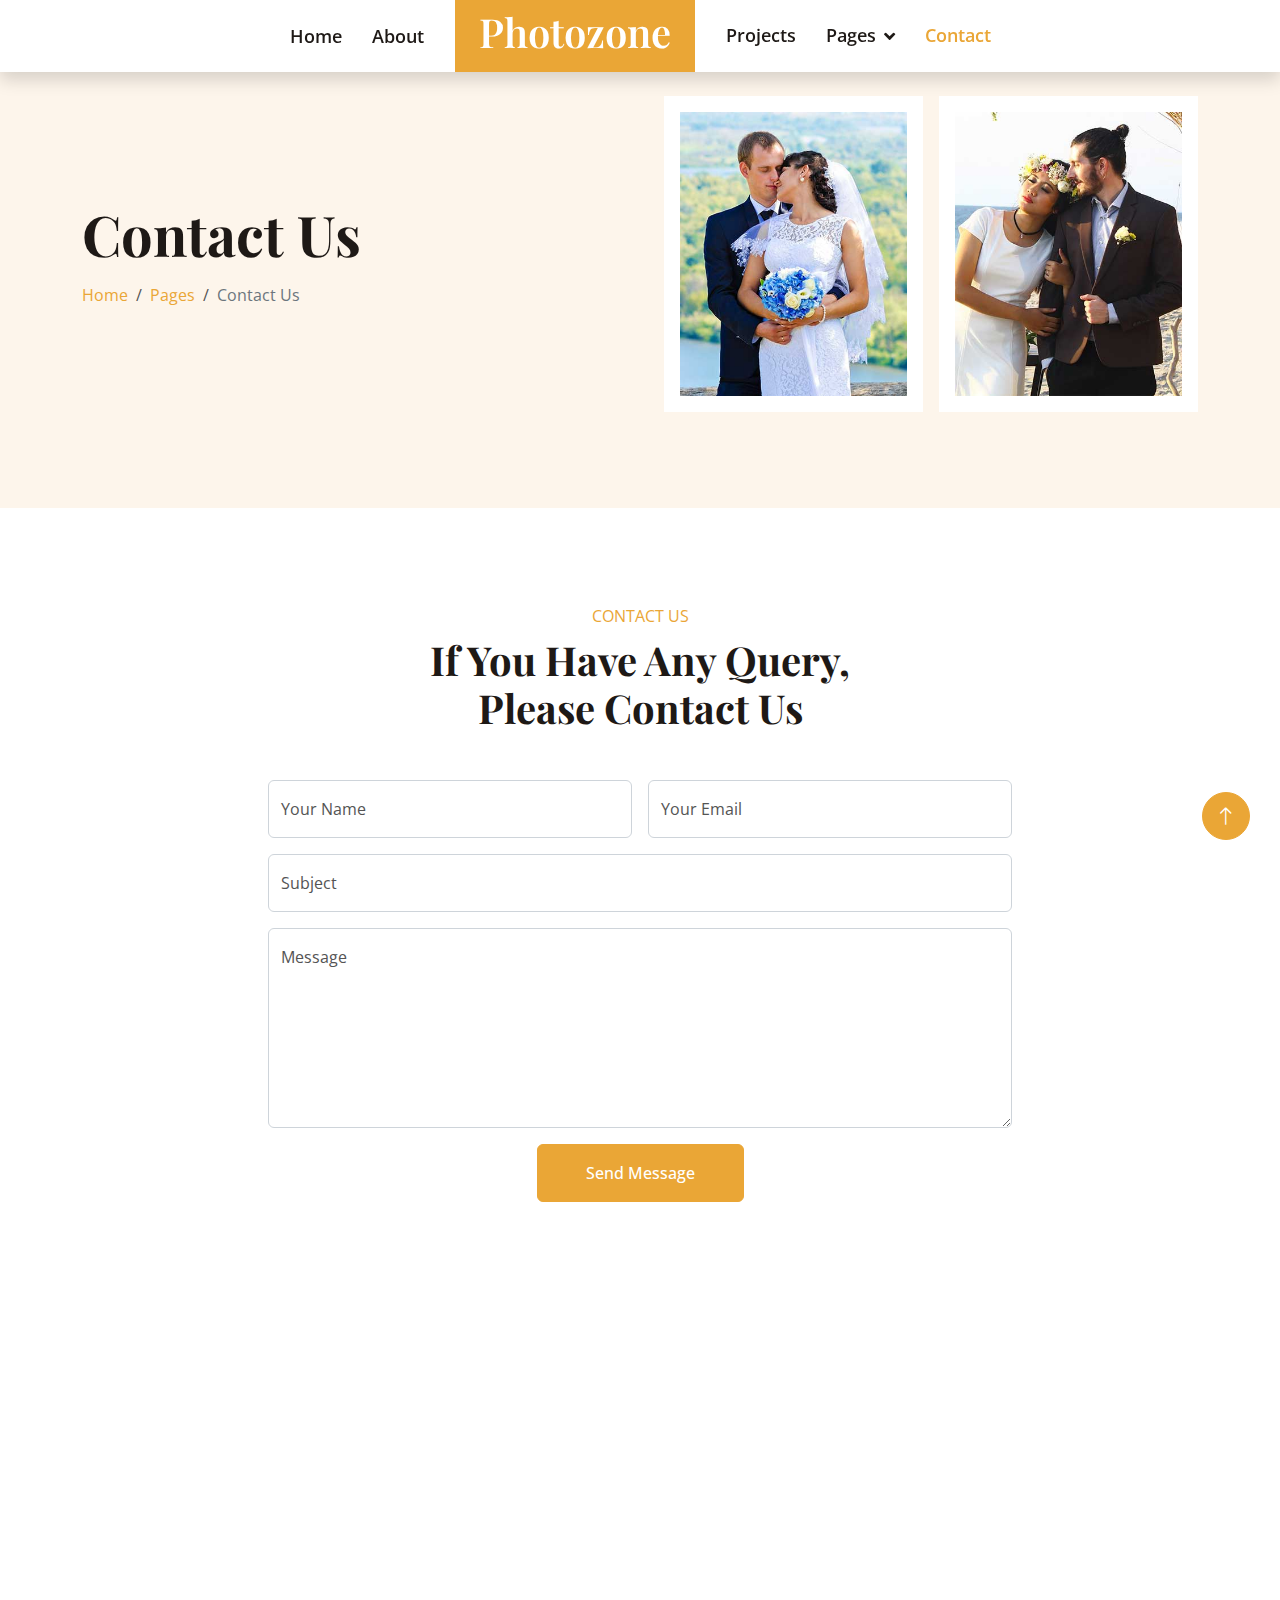
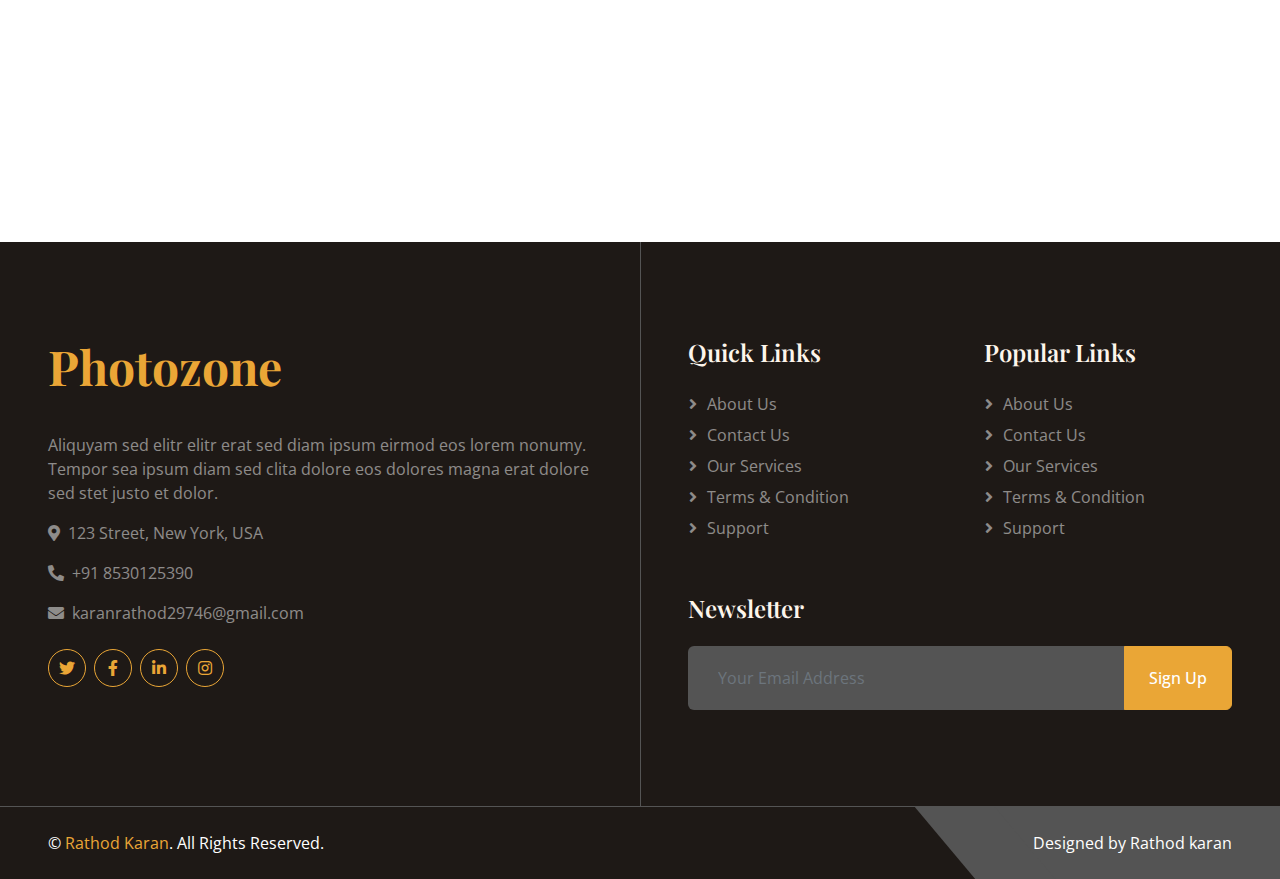
<file: contact.html>
<!DOCTYPE html>
<html lang="en">

<head>
    <meta charset="utf-8">
    <title>Photozone - Photo Studio Website Template</title>
    <meta content="width=device-width, initial-scale=1.0" name="viewport">
    <meta content="" name="keywords">
    <meta content="" name="description">

    <!-- Favicon -->
    <link href="img/favicon.ico" rel="icon">

    <!-- Google Web Fonts -->
    <link rel="preconnect" href="https://fonts.googleapis.com">
    <link rel="preconnect" href="https://fonts.gstatic.com" crossorigin>
    <link
        href="https://fonts.googleapis.com/css2?family=Open+Sans:wght@400;500;600&family=Playfair+Display:wght@500;600;700&display=swap"
        rel="stylesheet">

    <!-- Icon Font Stylesheet -->
    <link href="https://cdnjs.cloudflare.com/ajax/libs/font-awesome/5.10.0/css/all.min.css" rel="stylesheet">
    <link href="https://cdn.jsdelivr.net/npm/bootstrap-icons@1.4.1/font/bootstrap-icons.css" rel="stylesheet">

    <!-- Libraries Stylesheet -->
    <!-- <link href="lib/animate/animate.min.css" rel="stylesheet">
    <link href="lib/owlcarousel/assets/owl.carousel.min.css" rel="stylesheet">
    <link href="lib/lightbox/css/lightbox.min.css" rel="stylesheet"> -->

    <!-- Customized Bootstrap Stylesheet -->
    <link href="css/bootstrap.min.css" rel="stylesheet">

    <!-- Template Stylesheet -->
    <link href="css/style.css" rel="stylesheet">
</head>

<body>
    <!-- Spinner Start -->
    <!-- <div id="spinner"
        class="show bg-white position-fixed translate-middle w-100 vh-100 top-50 start-50 d-flex align-items-center justify-content-center">
        <div class="spinner-grow text-primary" role="status"></div>
    </div> -->
    <!-- Spinner End -->


    <!-- Navbar Start -->
    <nav class="navbar navbar-expand-lg bg-white navbar-light fixed-top shadow py-lg-0 px-4 px-lg-5 wow fadeIn"
        data-wow-delay="0.1s">
        <a href="index.html" class="navbar-brand d-block d-lg-none">
            <h1 class="text-primary">Photozone</h1>
        </a>
        <button type="button" class="navbar-toggler" data-bs-toggle="collapse" data-bs-target="#navbarCollapse">
            <span class="navbar-toggler-icon"></span>
        </button>
        <div class="collapse navbar-collapse justify-content-between py-4 py-lg-0" id="navbarCollapse">
            <div class="navbar-nav ms-auto py-0">
                <a href="index.html" class="nav-item nav-link">Home</a>
                <a href="about.html" class="nav-item nav-link">About</a>
            </div>
            <a href="index.html" class="navbar-brand bg-primary py-2 px-4 mx-3 d-none d-lg-block">
                <h1 class="text-white">Photozone</h1>
            </a>
            <div class="navbar-nav me-auto py-0">
                <a href="project.html" class="nav-item nav-link">Projects</a>
                <div class="nav-item dropdown">
                    <a href="#" class="nav-link dropdown-toggle" data-bs-toggle="dropdown">Pages</a>
                    <div class="dropdown-menu rounded-0 shadow-sm border-0 m-0">
                        <a href="feature.html" class="dropdown-item">Features</a>
                        <a href="team.html" class="dropdown-item">Our Team</a>
                    </div>
                </div>
                <a href="contact.html" class="nav-item nav-link active">Contact</a>
            </div>
        </div>
    </nav>
    <!-- Navbar End -->


    <!-- Header Start -->
    <div class="container-fluid hero-header bg-light py-5 mb-5">
        <div class="container py-5">
            <div class="row g-5 align-items-center">
                <div class="col-lg-6">
                    <h1 class="display-4 mb-3 animated slideInDown">Contact Us</h1>
                    <nav aria-label="breadcrumb animated slideInDown">
                        <ol class="breadcrumb mb-0">
                            <li class="breadcrumb-item"><a href="#">Home</a></li>
                            <li class="breadcrumb-item"><a href="#">Pages</a></li>
                            <li class="breadcrumb-item active" aria-current="page">Contact Us</li>
                        </ol>
                    </nav>
                </div>
                <div class="col-lg-6 animated fadeIn">
                    <div class="row g-3">
                        <div class="col-6 text-end">
                            <img class="img-fluid bg-white p-3 w-100" src="images/hero-1.jpg" alt="">
                        </div>
                        <div class="col-6">
                            <img class="img-fluid bg-white p-3 w-100" src="images/hero-2.jpg" alt="">
                        </div>
                    </div>
                </div>
            </div>
        </div>
    </div>
    <!-- Header End -->


    <!-- Contact Start -->
    <div class="container-xxl py-5">
        <div class="container">
            <div class="text-center mx-auto wow fadeInUp" data-wow-delay="0.1s" style="max-width: 500px;">
                <p class="text-primary text-uppercase mb-2">Contact Us</p>
                <h1 class="display-6 mb-5">If You Have Any Query, Please Contact Us</h1>
            </div>
            <div class="row g-0 justify-content-center">
                <div class="col-lg-8 wow fadeInUp" data-wow-delay="0.1s">
                   
                    <form>
                        <div class="row g-3">
                            <div class="col-md-6">
                                <div class="form-floating">
                                    <input type="text" class="form-control" id="name" placeholder="Your Name">
                                    <label for="name">Your Name</label>
                                </div>
                            </div>
                            <div class="col-md-6">
                                <div class="form-floating">
                                    <input type="email" class="form-control" id="email" placeholder="Your Email">
                                    <label for="email">Your Email</label>
                                </div>
                            </div>
                            <div class="col-12">
                                <div class="form-floating">
                                    <input type="text" class="form-control" id="subject" placeholder="Subject">
                                    <label for="subject">Subject</label>
                                </div>
                            </div>
                            <div class="col-12">
                                <div class="form-floating">
                                    <textarea class="form-control" placeholder="Leave a message here" id="message"
                                        style="height: 200px"></textarea>
                                    <label for="message">Message</label>
                                </div>
                            </div>
                            <div class="col-12 text-center">
                                <button class="btn btn-primary py-3 px-5" type="submit">Send Message</button>
                            </div>
                        </div>
                    </form>
                </div>
            </div>
        </div>
    </div>
    <!-- Contact End -->


    <!-- Google Map Start -->
    <div class="container-xxl py-5 px-0 wow fadeInUp" data-wow-delay="0.1s">
        <iframe class="w-100 mb-n2" style="height: 450px;"
            src="https://www.google.com/maps/embed?pb=!1m18!1m12!1m3!1d3001156.4288297426!2d-78.01371936852176!3d42.72876761954724!2m3!1f0!2f0!3f0!3m2!1i1024!2i768!4f13.1!3m3!1m2!1s0x4ccc4bf0f123a5a9%3A0xddcfc6c1de189567!2sNew%20York%2C%20USA!5e0!3m2!1sen!2sbd!4v1603794290143!5m2!1sen!2sbd"
            frameborder="0" allowfullscreen="" aria-hidden="false" tabindex="0"></iframe>
    </div>
    <!-- Google Map End -->


    <!-- Footer Start -->
    <div class="container-fluid footer position-relative bg-dark text-white-50 mt-5 py-5 px-4 px-lg-5 wow fadeIn"
        data-wow-delay="0.1s">
        <div class="row g-5 py-5">
            <div class="col-lg-6 pe-lg-5">
                <a href="index.html" class="navbar-brand">
                    <h1 class="display-5 text-primary">Photozone</h1>
                </a>
                <p>Aliquyam sed elitr elitr erat sed diam ipsum eirmod eos lorem nonumy. Tempor sea ipsum diam sed clita
                    dolore eos dolores magna erat dolore sed stet justo et dolor.</p>
                <p><i class="fa fa-map-marker-alt me-2"></i>123 Street, New York, USA</p>
                <p><i class="fa fa-phone-alt me-2"></i>+91 8530125390</p>
                <p><i class="fa fa-envelope me-2"></i>karanrathod29746@gmail.com</p>
                <div class="d-flex justify-content-start mt-4">
                    <a class="btn btn-square btn-outline-primary rounded-circle me-2" href="#"><i
                            class="fab fa-twitter"></i></a>
                    <a class="btn btn-square btn-outline-primary rounded-circle me-2" href="#"><i
                            class="fab fa-facebook-f"></i></a>
                    <a class="btn btn-square btn-outline-primary rounded-circle me-2" href="#"><i
                            class="fab fa-linkedin-in"></i></a>
                    <a class="btn btn-square btn-outline-primary rounded-circle me-2" href="#"><i
                            class="fab fa-instagram"></i></a>
                </div>
            </div>
            <div class="col-lg-6 ps-lg-5">
                <div class="row g-5">
                    <div class="col-sm-6">
                        <h4 class="text-light mb-4">Quick Links</h4>
                        <a class="btn btn-link" href="">About Us</a>
                        <a class="btn btn-link" href="">Contact Us</a>
                        <a class="btn btn-link" href="">Our Services</a>
                        <a class="btn btn-link" href="">Terms & Condition</a>
                        <a class="btn btn-link" href="">Support</a>
                    </div>
                    <div class="col-sm-6">
                        <h4 class="text-light mb-4">Popular Links</h4>
                        <a class="btn btn-link" href="">About Us</a>
                        <a class="btn btn-link" href="">Contact Us</a>
                        <a class="btn btn-link" href="">Our Services</a>
                        <a class="btn btn-link" href="">Terms & Condition</a>
                        <a class="btn btn-link" href="">Support</a>
                    </div>
                    <div class="col-sm-12">
                        <h4 class="text-light mb-4">Newsletter</h4>
                        <div class="w-100">
                            <div class="input-group">
                                <input type="text" class="form-control border-0 bg-secondary"
                                    style="padding: 20px 30px;" placeholder="Your Email Address"><button
                                    class="btn btn-primary px-4">Sign Up</button>
                            </div>
                        </div>
                    </div>
                </div>
            </div>
        </div>
    </div>
    <!-- Footer End -->


    <!-- Copyright Start -->
    <div class="container-fluid bg-dark text-white border-top border-secondary px-0">
        <div class="d-flex flex-column flex-md-row justify-content-between">
            <div class="py-4 px-5 text-center text-md-start">
                <p class="mb-0">&copy; <a class="text-primary" href="#">Rathod Karan</a>. All Rights Reserved.</p>
            </div>
            <div class="py-4 px-5 bg-secondary footer-shape position-relative text-center text-md-end">
                <p class="mb-0"> Designed by Rathod karan</p>
            </div>
        </div>
    </div>
    <!-- Copyright End -->


    <!-- Back to Top -->
    <a href="#" class="btn btn-lg btn-primary btn-lg-square rounded-circle back-to-top"><i
            class="bi bi-arrow-up"></i></a>


    <!-- JavaScript Libraries -->
    <script src="https://code.jquery.com/jquery-3.4.1.min.js"></script>
    <script src="https://cdn.jsdelivr.net/npm/bootstrap@5.0.0/dist/js/bootstrap.bundle.min.js"></script>
    
    <!-- <script src="lib/wow/wow.min.js"></script>
    <script src="lib/easing/easing.min.js"></script>
    <script src="lib/waypoints/waypoints.min.js"></script>
    <script src="lib/counterup/counterup.min.js"></script>
    <script src="lib/owlcarousel/owl.carousel.min.js"></script>
    <script src="lib/lightbox/js/lightbox.min.js"></script> -->

    <!-- Template Javascript -->
    <script src="js/main.js"></script>
</body>

</html>
</file>
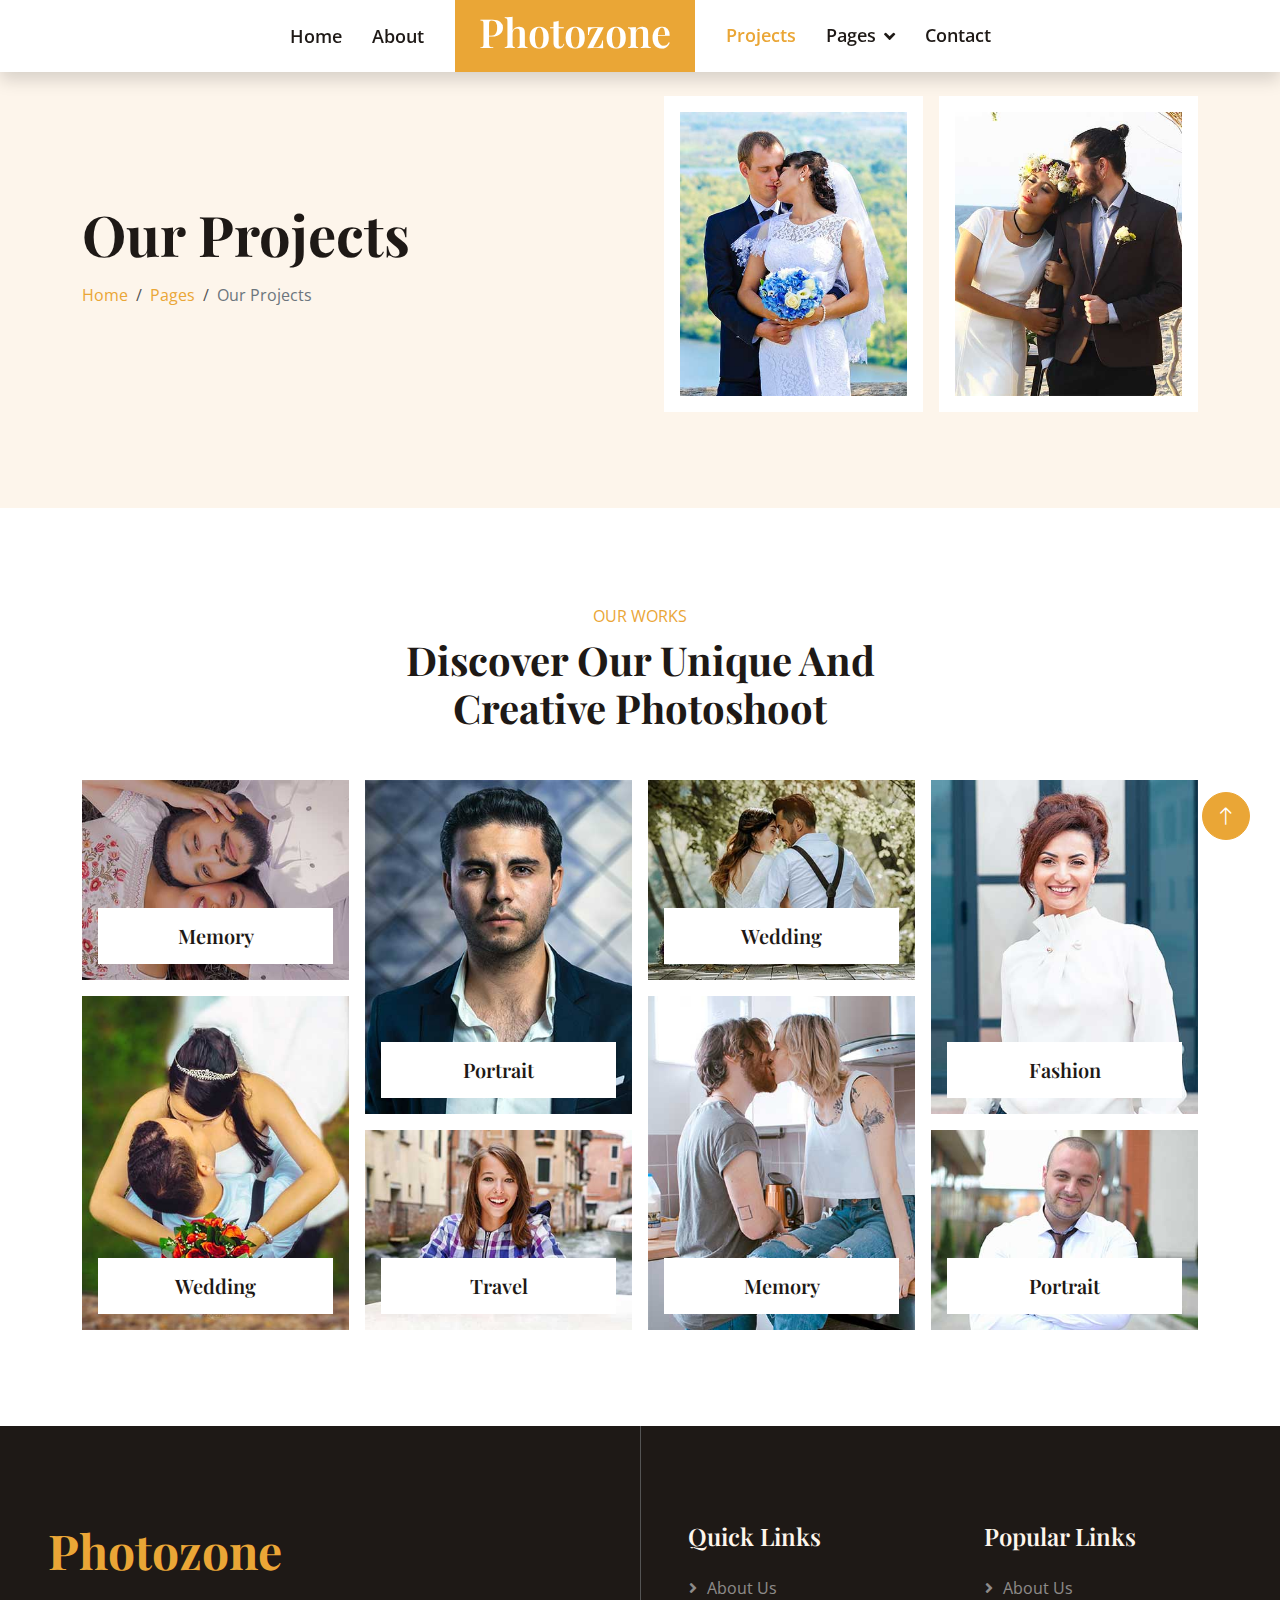
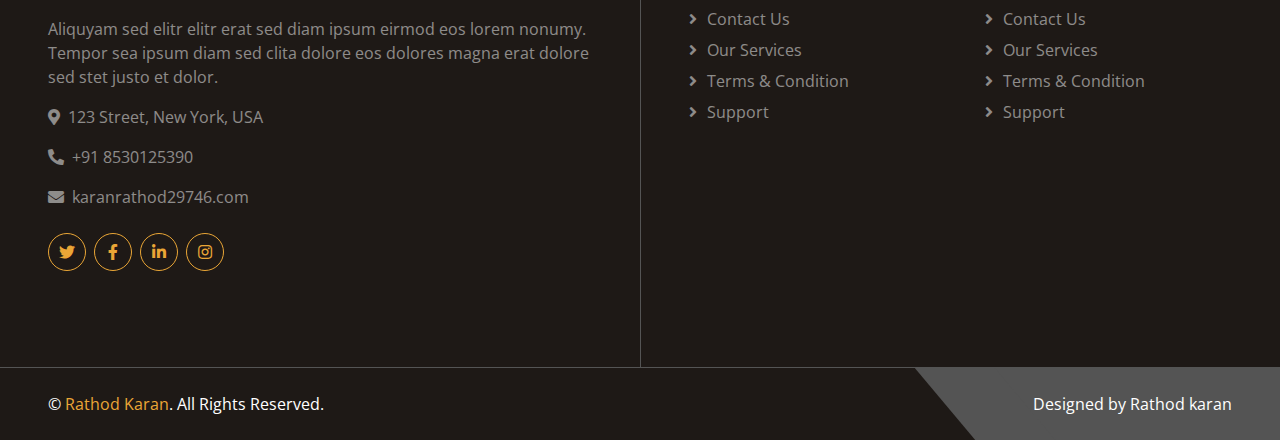
<file: project.html>
<!DOCTYPE html>
<html lang="en">

<head>
    <meta charset="utf-8">
    <title>Photozone - Photo Studio Website Template</title>
    <meta content="width=device-width, initial-scale=1.0" name="viewport">
    <meta content="" name="keywords">
    <meta content="" name="description">

    <!-- Favicon -->
    <link href="img/favicon.ico" rel="icon">

    <!-- Google Web Fonts -->
    <link rel="preconnect" href="https://fonts.googleapis.com">
    <link rel="preconnect" href="https://fonts.gstatic.com" crossorigin>
    <link
        href="https://fonts.googleapis.com/css2?family=Open+Sans:wght@400;500;600&family=Playfair+Display:wght@500;600;700&display=swap"
        rel="stylesheet">

    <!-- Icon Font Stylesheet -->
    <link href="https://cdnjs.cloudflare.com/ajax/libs/font-awesome/5.10.0/css/all.min.css" rel="stylesheet">
    <link href="https://cdn.jsdelivr.net/npm/bootstrap-icons@1.4.1/font/bootstrap-icons.css" rel="stylesheet">

    <!-- Libraries Stylesheet -->
    <!-- <link href="lib/animate/animate.min.css" rel="stylesheet">
    <link href="lib/owlcarousel/assets/owl.carousel.min.css" rel="stylesheet">
    <link href="lib/lightbox/css/lightbox.min.css" rel="stylesheet"> -->

    <!-- Customized Bootstrap Stylesheet -->
    <link href="css/bootstrap.min.css" rel="stylesheet">

    <!-- Template Stylesheet -->
    <link href="css/style.css" rel="stylesheet">
</head>

<body>
    <!-- Spinner Start -->
    <!-- <div id="spinner"
        class="show bg-white position-fixed translate-middle w-100 vh-100 top-50 start-50 d-flex align-items-center justify-content-center">
        <div class="spinner-grow text-primary" role="status"></div>
    </div> -->
    <!-- Spinner End -->


    <!-- Navbar Start -->
    <nav class="navbar navbar-expand-lg bg-white navbar-light fixed-top shadow py-lg-0 px-4 px-lg-5 wow fadeIn"
        data-wow-delay="0.1s">
        <a href="index.html" class="navbar-brand d-block d-lg-none">
            <h1 class="text-primary">Photozone</h1>
        </a>
        <button type="button" class="navbar-toggler" data-bs-toggle="collapse" data-bs-target="#navbarCollapse">
            <span class="navbar-toggler-icon"></span>
        </button>
        <div class="collapse navbar-collapse justify-content-between py-4 py-lg-0" id="navbarCollapse">
            <div class="navbar-nav ms-auto py-0">
                <a href="index.html" class="nav-item nav-link">Home</a>
                <a href="about.html" class="nav-item nav-link">About</a>
            </div>
            <a href="index.html" class="navbar-brand bg-primary py-2 px-4 mx-3 d-none d-lg-block">
                <h1 class="text-white">Photozone</h1>
            </a>
            <div class="navbar-nav me-auto py-0">
                <a href="project.html" class="nav-item nav-link active">Projects</a>
                <div class="nav-item dropdown">
                    <a href="#" class="nav-link dropdown-toggle" data-bs-toggle="dropdown">Pages</a>
                    <div class="dropdown-menu rounded-0 shadow-sm border-0 m-0">
                        <a href="feature.html" class="dropdown-item">Features</a>
                        <a href="team.html" class="dropdown-item">Our Team</a>
                    </div>
                </div>
                <a href="contact.html" class="nav-item nav-link">Contact</a>
            </div>
        </div>
    </nav>
    <!-- Navbar End -->


    <!-- Header Start -->
    <div class="container-fluid hero-header bg-light py-5 mb-5">
        <div class="container py-5">
            <div class="row g-5 align-items-center">
                <div class="col-lg-6">
                    <h1 class="display-4 mb-3 animated slideInDown">Our Projects</h1>
                    <nav aria-label="breadcrumb animated slideInDown">
                        <ol class="breadcrumb mb-0">
                            <li class="breadcrumb-item"><a href="#">Home</a></li>
                            <li class="breadcrumb-item"><a href="#">Pages</a></li>
                            <li class="breadcrumb-item active" aria-current="page">Our Projects</li>
                        </ol>
                    </nav>
                </div>
                <div class="col-lg-6 animated fadeIn">
                    <div class="row g-3">
                        <div class="col-6 text-end">
                            <img class="img-fluid bg-white p-3 w-100" src="images/hero-1.jpg" alt="">
                        </div>
                        <div class="col-6">
                            <img class="img-fluid bg-white p-3 w-100" src="images/hero-2.jpg" alt="">
                        </div>
                    </div>
                </div>
            </div>
        </div>
    </div>
    <!-- Header End -->


    <!-- Project Start -->
    <div class="container-xxl py-5">
        <div class="container">
            <div class="text-center mx-auto mb-5 wow fadeInUp" data-wow-delay="0.1s" style="max-width: 500px;">
                <p class="text-primary text-uppercase mb-2">Our Works</p>
                <h1 class="display-6 mb-0">Discover Our Unique And Creative Photoshoot</h1>
            </div>
            <div class="row g-3">
                <div class="col-lg-3 col-md-6 wow fadeInUp" data-wow-delay="0.1s">
                    <div class="row g-3">
                        <div class="col-12">
                            <div class="project-item">
                                <img class="img-fluid" src="images/project-5.jpg" alt="">
                                <a class="project-title h5 mb-0" href="images/project-5.jpg" data-lightbox="project">
                                    Memory
                                </a>
                            </div>
                        </div>
                        <div class="col-12">
                            <div class="project-item">
                                <img class="img-fluid" src="images/project-1.jpg" alt="">
                                <a class="project-title h5 mb-0" href="images/project-1.jpg" data-lightbox="project">
                                    Wedding
                                </a>
                            </div>
                        </div>
                    </div>
                </div>
                <div class="col-lg-3 col-md-6 wow fadeInUp" data-wow-delay="0.3s">
                    <div class="row g-3">
                        <div class="col-12">
                            <div class="project-item">
                                <img class="img-fluid" src="images/project-2.jpg" alt="">
                                <a class="project-title h5 mb-0" href="images/project-2.jpg" data-lightbox="project">
                                    Portrait
                                </a>
                            </div>
                        </div>
                        <div class="col-12">
                            <div class="project-item">
                                <img class="img-fluid" src="images/project-6.jpg" alt="">
                                <a class="project-title h5 mb-0" href="images/project-6.jpg" data-lightbox="project">
                                    Travel
                                </a>
                            </div>
                        </div>
                    </div>
                </div>
                <div class="col-lg-3 col-md-6 wow fadeInUp" data-wow-delay="0.5s">
                    <div class="row g-3">
                        <div class="col-12">
                            <div class="project-item">
                                <img class="img-fluid" src="images/project-7.jpg" alt="">
                                <a class="project-title h5 mb-0" href="images/project-7.jpg" data-lightbox="project">
                                    Wedding
                                </a>
                            </div>
                        </div>
                        <div class="col-12">
                            <div class="project-item">
                                <img class="img-fluid" src="images/project-3.jpg" alt="">
                                <a class="project-title h5 mb-0" href="images/project-3.jpg" data-lightbox="project">
                                    Memory
                                </a>
                            </div>
                        </div>
                    </div>
                </div>
                <div class="col-lg-3 col-md-6 wow fadeInUp" data-wow-delay="0.7s">
                    <div class="row g-3">
                        <div class="col-12">
                            <div class="project-item">
                                <img class="img-fluid" src="images/project-4.jpg" alt="">
                                <a class="project-title h5 mb-0" href="images/project-4.jpg" data-lightbox="project">
                                    Fashion
                                </a>
                            </div>
                        </div>
                        <div class="col-12">
                            <div class="project-item">
                                <img class="img-fluid" src="images/project-8.jpg" alt="">
                                <a class="project-title h5 mb-0" href="images/project-8.jpg" data-lightbox="project">
                                    Portrait
                                </a>
                            </div>
                        </div>
                    </div>
                </div>
            </div>
        </div>
    </div>
    <!-- Project End -->


    <!-- Footer Start -->
    <div class="container-fluid footer position-relative bg-dark text-white-50 mt-5 py-5 px-4 px-lg-5 wow fadeIn"
        data-wow-delay="0.1s">
        <div class="row g-5 py-5">
            <div class="col-lg-6 pe-lg-5">
                <a href="index.html" class="navbar-brand">
                    <h1 class="display-5 text-primary">Photozone</h1>
                </a>
                <p>Aliquyam sed elitr elitr erat sed diam ipsum eirmod eos lorem nonumy. Tempor sea ipsum diam sed clita
                    dolore eos dolores magna erat dolore sed stet justo et dolor.</p>
                <p><i class="fa fa-map-marker-alt me-2"></i>123 Street, New York, USA</p>
                <p><i class="fa fa-phone-alt me-2"></i>+91 8530125390</p>
                <p><i class="fa fa-envelope me-2"></i>karanrathod29746.com</p>
                <div class="d-flex justify-content-start mt-4">
                    <a class="btn btn-square btn-outline-primary rounded-circle me-2" href="#"><i
                            class="fab fa-twitter"></i></a>
                    <a class="btn btn-square btn-outline-primary rounded-circle me-2" href="#"><i
                            class="fab fa-facebook-f"></i></a>
                    <a class="btn btn-square btn-outline-primary rounded-circle me-2" href="#"><i
                            class="fab fa-linkedin-in"></i></a>
                    <a class="btn btn-square btn-outline-primary rounded-circle me-2" href="#"><i
                            class="fab fa-instagram"></i></a>
                </div>
            </div>
            <div class="col-lg-6 ps-lg-5">
                <div class="row g-5">
                    <div class="col-sm-6">
                        <h4 class="text-light mb-4">Quick Links</h4>
                        <a class="btn btn-link" href="">About Us</a>
                        <a class="btn btn-link" href="">Contact Us</a>
                        <a class="btn btn-link" href="">Our Services</a>
                        <a class="btn btn-link" href="">Terms & Condition</a>
                        <a class="btn btn-link" href="">Support</a>
                    </div>
                    <div class="col-sm-6">
                        <h4 class="text-light mb-4">Popular Links</h4>
                        <a class="btn btn-link" href="">About Us</a>
                        <a class="btn btn-link" href="">Contact Us</a>
                        <a class="btn btn-link" href="">Our Services</a>
                        <a class="btn btn-link" href="">Terms & Condition</a>
                        <a class="btn btn-link" href="">Support</a>
                    </div>
                    
                </div>
            </div>
        </div>
    </div>
    <!-- Footer End -->


    <!-- Copyright Start -->
    <div class="container-fluid bg-dark text-white border-top border-secondary px-0">
        <div class="d-flex flex-column flex-md-row justify-content-between">
            <div class="py-4 px-5 text-center text-md-start">
                <p class="mb-0">&copy; <a class="text-primary" href="#">Rathod Karan</a>. All Rights Reserved.</p>
            </div>
            <div class="py-4 px-5 bg-secondary footer-shape position-relative text-center text-md-end">
                <p class="mb-0"> Designed by Rathod karan</p>
            </div>
        </div>
    </div>
    <!-- Copyright End -->


    <!-- Back to Top -->
    <a href="#" class="btn btn-lg btn-primary btn-lg-square rounded-circle back-to-top"><i
            class="bi bi-arrow-up"></i></a>


    <!-- JavaScript Libraries -->
    <script src="https://code.jquery.com/jquery-3.4.1.min.js"></script>
    <script src="https://cdn.jsdelivr.net/npm/bootstrap@5.0.0/dist/js/bootstrap.bundle.min.js"></script>
    
    <!-- <script src="lib/wow/wow.min.js"></script>
    <script src="lib/easing/easing.min.js"></script>
    <script src="lib/waypoints/waypoints.min.js"></script>
    <script src="lib/counterup/counterup.min.js"></script>
    <script src="lib/owlcarousel/owl.carousel.min.js"></script>
    <script src="lib/lightbox/js/lightbox.min.js"></script> -->

    <!-- Template Javascript -->
    <script src="js/main.js"></script>
</body>

</html>
</file>
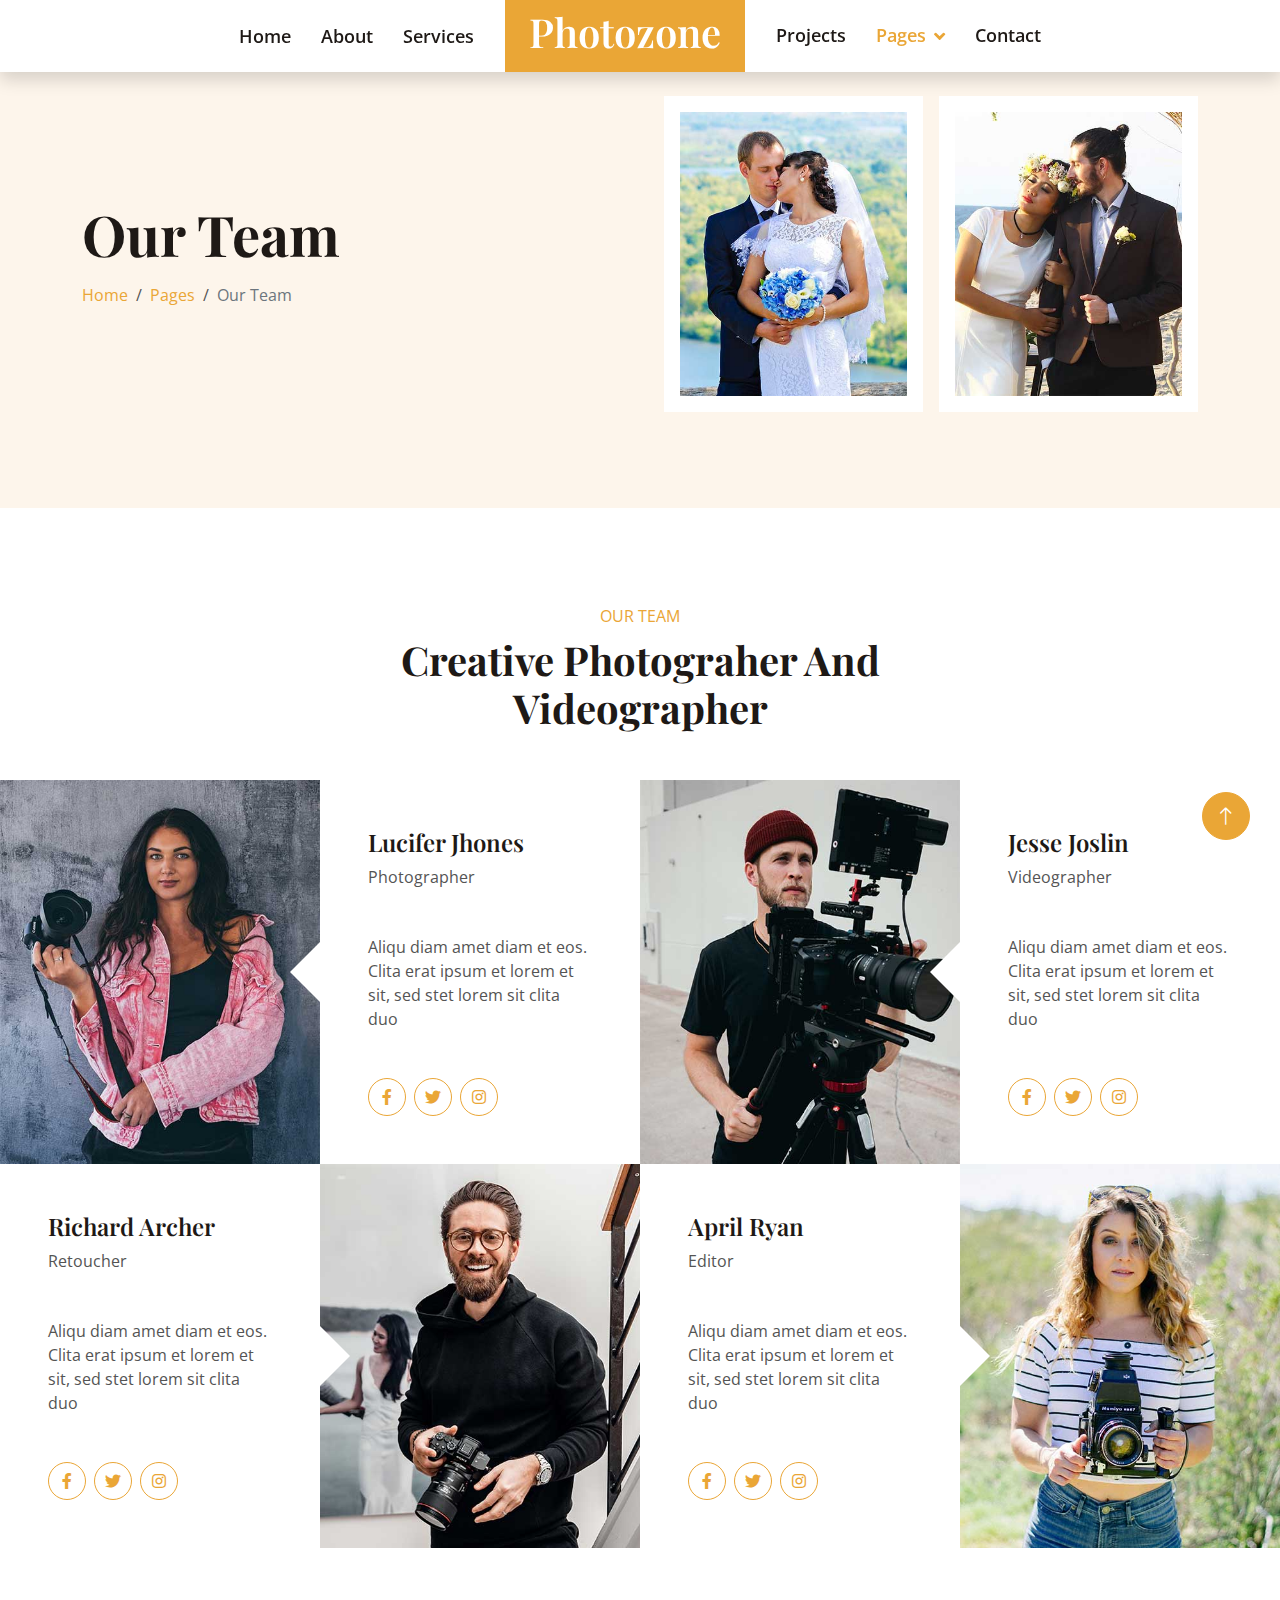
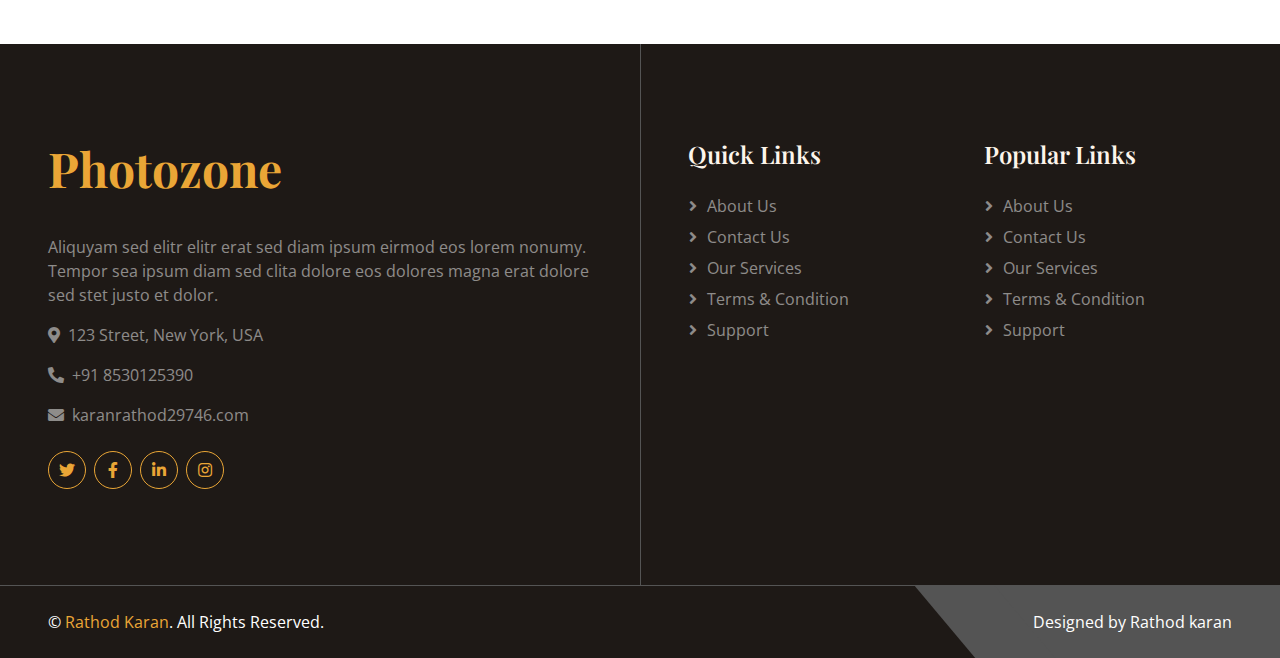
<file: team.html>
<!DOCTYPE html>
<html lang="en">

<head>
    <meta charset="utf-8">
    <title>Photozone - Photo Studio Website Template</title>
    <meta content="width=device-width, initial-scale=1.0" name="viewport">
    <meta content="" name="keywords">
    <meta content="" name="description">

    <!-- Favicon -->
    <link href="img/favicon.ico" rel="icon">

    <!-- Google Web Fonts -->
    <link rel="preconnect" href="https://fonts.googleapis.com">
    <link rel="preconnect" href="https://fonts.gstatic.com" crossorigin>
    <link
        href="https://fonts.googleapis.com/css2?family=Open+Sans:wght@400;500;600&family=Playfair+Display:wght@500;600;700&display=swap"
        rel="stylesheet">

    <!-- Icon Font Stylesheet -->
    <link href="https://cdnjs.cloudflare.com/ajax/libs/font-awesome/5.10.0/css/all.min.css" rel="stylesheet">
    <link href="https://cdn.jsdelivr.net/npm/bootstrap-icons@1.4.1/font/bootstrap-icons.css" rel="stylesheet">

    <!-- Libraries Stylesheet -->
    <!-- <link href="lib/animate/animate.min.css" rel="stylesheet">
    <link href="lib/owlcarousel/assets/owl.carousel.min.css" rel="stylesheet">
    <link href="lib/lightbox/css/lightbox.min.css" rel="stylesheet"> -->

    <!-- Customized Bootstrap Stylesheet -->
    <link href="css/bootstrap.min.css" rel="stylesheet">

    <!-- Template Stylesheet -->
    <link href="css/style.css" rel="stylesheet">
</head>

<body>
    <!-- Spinner Start -->
    <!-- <div id="spinner"
        class="show bg-white position-fixed translate-middle w-100 vh-100 top-50 start-50 d-flex align-items-center justify-content-center">
        <div class="spinner-grow text-primary" role="status"></div>
    </div> -->
    <!-- Spinner End -->


    <!-- Navbar Start -->
    <nav class="navbar navbar-expand-lg bg-white navbar-light fixed-top shadow py-lg-0 px-4 px-lg-5 wow fadeIn"
        data-wow-delay="0.1s">
        <a href="index.html" class="navbar-brand d-block d-lg-none">
            <h1 class="text-primary">Photozone</h1>
        </a>
        <button type="button" class="navbar-toggler" data-bs-toggle="collapse" data-bs-target="#navbarCollapse">
            <span class="navbar-toggler-icon"></span>
        </button>
        <div class="collapse navbar-collapse justify-content-between py-4 py-lg-0" id="navbarCollapse">
            <div class="navbar-nav ms-auto py-0">
                <a href="index.html" class="nav-item nav-link">Home</a>
                <a href="about.html" class="nav-item nav-link">About</a>
                <a href="service.html" class="nav-item nav-link">Services</a>
            </div>
            <a href="index.html" class="navbar-brand bg-primary py-2 px-4 mx-3 d-none d-lg-block">
                <h1 class="text-white">Photozone</h1>
            </a>
            <div class="navbar-nav me-auto py-0">
                <a href="project.html" class="nav-item nav-link">Projects</a>
                <div class="nav-item dropdown">
                    <a href="#" class="nav-link dropdown-toggle active" data-bs-toggle="dropdown">Pages</a>
                    <div class="dropdown-menu rounded-0 shadow-sm border-0 m-0">
                        <a href="feature.html" class="dropdown-item">Features</a>
                        <a href="team.html" class="dropdown-item active">Our Team</a>
                    </div>
                </div>
                <a href="contact.html" class="nav-item nav-link">Contact</a>
            </div>
        </div>
    </nav>
    <!-- Navbar End -->


    <!-- Header Start -->
    <div class="container-fluid hero-header bg-light py-5 mb-5">
        <div class="container py-5">
            <div class="row g-5 align-items-center">
                <div class="col-lg-6">
                    <h1 class="display-4 mb-3 animated slideInDown">Our Team</h1>
                    <nav aria-label="breadcrumb animated slideInDown">
                        <ol class="breadcrumb mb-0">
                            <li class="breadcrumb-item"><a href="#">Home</a></li>
                            <li class="breadcrumb-item"><a href="#">Pages</a></li>
                            <li class="breadcrumb-item active" aria-current="page">Our Team</li>
                        </ol>
                    </nav>
                </div>
                <div class="col-lg-6 animated fadeIn">
                    <div class="row g-3">
                        <div class="col-6 text-end">
                            <img class="img-fluid bg-white p-3 w-100" src="images/hero-1.jpg" alt="">
                        </div>
                        <div class="col-6">
                            <img class="img-fluid bg-white p-3 w-100" src="images/hero-2.jpg" alt="">
                        </div>
                    </div>
                </div>
            </div>
        </div>
    </div>
    <!-- Header End -->


    <!-- Team Start -->
    <div class="container-xxl px-0 py-5">
        <div class="text-center mx-auto mb-5 wow fadeInUp" data-wow-delay="0.1s" style="max-width: 500px;">
            <p class="text-primary text-uppercase mb-2">Our Team</p>
            <h1 class="display-6 mb-0">Creative Photograher And Videographer</h1>
        </div>
        <div class="row g-0">
            <div class="col-lg-6 wow fadeIn" data-wow-delay="0.1s">
                <div class="row g-0 flex-sm-row">
                    <div class="col-sm-6">
                        <div class="team-img position-relative">
                            <img class="img-fluid" src="images/team-1.jpg" alt="">
                        </div>
                    </div>
                    <div class="col-sm-6">
                        <div class="h-100 p-5 d-flex flex-column justify-content-between">
                            <div class="mb-3">
                                <h4>Lucifer Jhones</h4>
                                <span>Photographer</span>
                            </div>
                            <p>Aliqu diam amet diam et eos. Clita erat ipsum et lorem et sit, sed stet lorem sit clita
                                duo</p>
                            <div class="d-flex">
                                <a class="btn btn-square btn-outline-primary rounded-circle me-2" href=""><i
                                        class="fab fa-facebook-f"></i></a>
                                <a class="btn btn-square btn-outline-primary rounded-circle me-2" href=""><i
                                        class="fab fa-twitter"></i></a>
                                <a class="btn btn-square btn-outline-primary rounded-circle me-2" href=""><i
                                        class="fab fa-instagram"></i></a>
                            </div>
                        </div>
                    </div>
                </div>
            </div>
            <div class="col-lg-6 wow fadeIn" data-wow-delay="0.3s">
                <div class="row g-0 flex-sm-row-reverse flex-lg-row">
                    <div class="col-sm-6">
                        <div class="team-img position-relative">
                            <img class="img-fluid" src="images/team-2.jpg" alt="">
                        </div>
                    </div>
                    <div class="col-sm-6">
                        <div class="h-100 p-5 d-flex flex-column justify-content-between">
                            <div class="mb-3">
                                <h4>Jesse Joslin</h4>
                                <span>Videographer</span>
                            </div>
                            <p>Aliqu diam amet diam et eos. Clita erat ipsum et lorem et sit, sed stet lorem sit clita
                                duo</p>
                            <div class="d-flex">
                                <a class="btn btn-square btn-outline-primary rounded-circle me-2" href=""><i
                                        class="fab fa-facebook-f"></i></a>
                                <a class="btn btn-square btn-outline-primary rounded-circle me-2" href=""><i
                                        class="fab fa-twitter"></i></a>
                                <a class="btn btn-square btn-outline-primary rounded-circle me-2" href=""><i
                                        class="fab fa-instagram"></i></a>
                            </div>
                        </div>
                    </div>
                </div>
            </div>
            <div class="col-lg-6 wow fadeIn" data-wow-delay="0.1s">
                <div class="row g-0 flex-lg-row-reverse">
                    <div class="col-sm-6">
                        <div class="team-img position-relative">
                            <img class="img-fluid" src="images/team-3.jpg" alt="">
                        </div>
                    </div>
                    <div class="col-sm-6">
                        <div class="h-100 p-5 d-flex flex-column justify-content-between">
                            <div class="mb-3">
                                <h4>Richard Archer</h4>
                                <span>Retoucher</span>
                            </div>
                            <p>Aliqu diam amet diam et eos. Clita erat ipsum et lorem et sit, sed stet lorem sit clita
                                duo</p>
                            <div class="d-flex">
                                <a class="btn btn-square btn-outline-primary rounded-circle me-2" href=""><i
                                        class="fab fa-facebook-f"></i></a>
                                <a class="btn btn-square btn-outline-primary rounded-circle me-2" href=""><i
                                        class="fab fa-twitter"></i></a>
                                <a class="btn btn-square btn-outline-primary rounded-circle me-2" href=""><i
                                        class="fab fa-instagram"></i></a>
                            </div>
                        </div>
                    </div>
                </div>
            </div>
            <div class="col-lg-6 wow fadeIn" data-wow-delay="0.3s">
                <div class="row g-0 flex-sm-row-reverse">
                    <div class="col-sm-6">
                        <div class="team-img position-relative">
                            <img class="img-fluid" src="images/team-4.jpg" alt="">
                        </div>
                    </div>
                    <div class="col-sm-6">
                        <div class="h-100 p-5 d-flex flex-column justify-content-between">
                            <div class="mb-3">
                                <h4>April Ryan</h4>
                                <span>Editor</span>
                            </div>
                            <p>Aliqu diam amet diam et eos. Clita erat ipsum et lorem et sit, sed stet lorem sit clita
                                duo</p>
                            <div class="d-flex">
                                <a class="btn btn-square btn-outline-primary rounded-circle me-2" href=""><i
                                        class="fab fa-facebook-f"></i></a>
                                <a class="btn btn-square btn-outline-primary rounded-circle me-2" href=""><i
                                        class="fab fa-twitter"></i></a>
                                <a class="btn btn-square btn-outline-primary rounded-circle me-2" href=""><i
                                        class="fab fa-instagram"></i></a>
                            </div>
                        </div>
                    </div>
                </div>
            </div>
        </div>
    </div>
    <!-- Team End -->


    <!-- Footer Start -->
    <div class="container-fluid footer position-relative bg-dark text-white-50 mt-5 py-5 px-4 px-lg-5 wow fadeIn"
        data-wow-delay="0.1s">
        <div class="row g-5 py-5">
            <div class="col-lg-6 pe-lg-5">
                <a href="index.html" class="navbar-brand">
                    <h1 class="display-5 text-primary">Photozone</h1>
                </a>
                <p>Aliquyam sed elitr elitr erat sed diam ipsum eirmod eos lorem nonumy. Tempor sea ipsum diam sed clita
                    dolore eos dolores magna erat dolore sed stet justo et dolor.</p>
                <p><i class="fa fa-map-marker-alt me-2"></i>123 Street, New York, USA</p>
                <p><i class="fa fa-phone-alt me-2"></i>+91 8530125390</p>
                <p><i class="fa fa-envelope me-2"></i>karanrathod29746.com</p>
                <div class="d-flex justify-content-start mt-4">
                    <a class="btn btn-square btn-outline-primary rounded-circle me-2" href="#"><i
                            class="fab fa-twitter"></i></a>
                    <a class="btn btn-square btn-outline-primary rounded-circle me-2" href="#"><i
                            class="fab fa-facebook-f"></i></a>
                    <a class="btn btn-square btn-outline-primary rounded-circle me-2" href="#"><i
                            class="fab fa-linkedin-in"></i></a>
                    <a class="btn btn-square btn-outline-primary rounded-circle me-2" href="#"><i
                            class="fab fa-instagram"></i></a>
                </div>
            </div>
            <div class="col-lg-6 ps-lg-5">
                <div class="row g-5">
                    <div class="col-sm-6">
                        <h4 class="text-light mb-4">Quick Links</h4>
                        <a class="btn btn-link" href="">About Us</a>
                        <a class="btn btn-link" href="">Contact Us</a>
                        <a class="btn btn-link" href="">Our Services</a>
                        <a class="btn btn-link" href="">Terms & Condition</a>
                        <a class="btn btn-link" href="">Support</a>
                    </div>
                    <div class="col-sm-6">
                        <h4 class="text-light mb-4">Popular Links</h4>
                        <a class="btn btn-link" href="">About Us</a>
                        <a class="btn btn-link" href="">Contact Us</a>
                        <a class="btn btn-link" href="">Our Services</a>
                        <a class="btn btn-link" href="">Terms & Condition</a>
                        <a class="btn btn-link" href="">Support</a>
                    </div>
                    
                </div>
            </div>
        </div>
    </div>
    <!-- Footer End -->


    <!-- Copyright Start -->
    <div class="container-fluid bg-dark text-white border-top border-secondary px-0">
        <div class="d-flex flex-column flex-md-row justify-content-between">
            <div class="py-4 px-5 text-center text-md-start">
                <p class="mb-0">&copy; <a class="text-primary" href="#">Rathod Karan</a>. All Rights Reserved.</p>
            </div>
            <div class="py-4 px-5 bg-secondary footer-shape position-relative text-center text-md-end">
                <p class="mb-0"> Designed by Rathod karan</p>
            </div>
        </div>
    </div>
    <!-- Copyright End -->


    <!-- Back to Top -->
    <a href="#" class="btn btn-lg btn-primary btn-lg-square rounded-circle back-to-top"><i
            class="bi bi-arrow-up"></i></a>


    <!-- JavaScript Libraries -->
    <script src="https://code.jquery.com/jquery-3.4.1.min.js"></script>
    <script src="https://cdn.jsdelivr.net/npm/bootstrap@5.0.0/dist/js/bootstrap.bundle.min.js"></script>
    
    <!-- <script src="lib/wow/wow.min.js"></script>
    <script src="lib/easing/easing.min.js"></script>
    <script src="lib/waypoints/waypoints.min.js"></script>
    <script src="lib/counterup/counterup.min.js"></script>
    <script src="lib/owlcarousel/owl.carousel.min.js"></script>
    <script src="lib/lightbox/js/lightbox.min.js"></script> -->

    <!-- Template Javascript -->
    <script src="js/main.js"></script>
</body>

</html>
</file>
<file: css/style.css>
/********** Template CSS **********/
:root {
    --primary: #EAA636;
    --secondary: #545454;
    --light: #FDF5EB;
    --dark: #1E1916;
}

.back-to-top {
    position: fixed;
    display: none;
    right: 30px;
    bottom: 60px;
    z-index: 99;
}


/*** Spinner ***/
#spinner {
    opacity: 0;
    visibility: hidden;
    transition: opacity .5s ease-out, visibility 0s linear .5s;
    z-index: 99999;
}

#spinner.show {
    transition: opacity .5s ease-out, visibility 0s linear 0s;
    visibility: visible;
    opacity: 1;
}


/*** Button ***/
.btn {
    font-weight: 500;
    transition: .5s;
}

.btn.btn-primary {
    color: #FFFFFF;
}

.btn-square {
    width: 38px;
    height: 38px;
}

.btn-sm-square {
    width: 32px;
    height: 32px;
}

.btn-lg-square {
    width: 48px;
    height: 48px;
}

.btn-square,
.btn-sm-square,
.btn-lg-square {
    padding: 0;
    display: flex;
    align-items: center;
    justify-content: center;
    font-weight: normal;
}


/*** Navbar ***/
.navbar.fixed-top {
    /* display: none; */
    transition: .5s;
}

.navbar .navbar-nav .nav-link {
    padding: 20px 15px;
    color: var(--dark);
    font-size: 18px;
    font-weight: 600;
    outline: none;
}

.navbar .navbar-nav .nav-link:hover,
.navbar .navbar-nav .nav-link.active {
    color: var(--primary);
}

@media (max-width: 991.98px) {
    .navbar .navbar-nav .nav-link  {
        padding: 10px 0;
    }
}

.navbar .dropdown-toggle::after {
    border: none;
    content: "\f107";
    font-family: "Font Awesome 5 Free";
    font-weight: 900;
    vertical-align: middle;
    margin-left: 8px;
}

@media (min-width: 992px) {
    .navbar .nav-item .dropdown-menu {
        display: block;
        border: none;
        margin-top: 0;
        top: 150%;
        right: 15px;
        opacity: 0;
        visibility: hidden;
        transition: .5s;
    }

    .navbar .nav-item:hover .dropdown-menu {
        top: 100%;
        visibility: visible;
        transition: .5s;
        opacity: 1;
    }
}


/*** Header ***/
.btn-play {
    position: relative;
    display: block;
    box-sizing: content-box;
    width: 16px;
    height: 26px;
    border-radius: 100%;
    border: none;
    outline: none !important;
    padding: 18px 20px 20px 28px;
    background: var(--primary);
}

.btn-play:before {
    content: "";
    position: absolute;
    z-index: 0;
    left: 50%;
    top: 50%;
    transform: translateX(-50%) translateY(-50%);
    display: block;
    width: 60px;
    height: 60px;
    background: var(--primary);
    border-radius: 100%;
    animation: pulse-border 1500ms ease-out infinite;
}

.btn-play:after {
    content: "";
    position: absolute;
    z-index: 1;
    left: 50%;
    top: 50%;
    transform: translateX(-50%) translateY(-50%);
    display: block;
    width: 60px;
    height: 60px;
    background: var(--primary);
    border-radius: 100%;
    transition: all 200ms;
}

.btn-play span {
    display: block;
    position: relative;
    z-index: 3;
    width: 0;
    height: 0;
    left: -1px;
    border-left: 16px solid #FFFFFF;
    border-top: 11px solid transparent;
    border-bottom: 11px solid transparent;
}

@keyframes pulse-border {
    0% {
        transform: translateX(-50%) translateY(-50%) translateZ(0) scale(1);
        opacity: 1;
    }

    100% {
        transform: translateX(-50%) translateY(-50%) translateZ(0) scale(2);
        opacity: 0;
    }
}

.modal-video .modal-dialog {
    position: relative;
    max-width: 800px;
    margin: 60px auto 0 auto;
}

.modal-video .modal-body {
    position: relative;
    padding: 0px;
}

.modal-video .close {
    position: absolute;
    width: 30px;
    height: 30px;
    right: 0px;
    top: -30px;
    z-index: 999;
    font-size: 30px;
    font-weight: normal;
    color: #FFFFFF;
    background: #000000;
    opacity: 1;
}

.hero-header .breadcrumb-item+.breadcrumb-item::before {
    color: var(--secondary);
}


/*** Facts ***/
.fact-item {
    transition: .3s;
}

.fact-item:hover {
    margin-top: -10px;
    background: #FFFFFF !important;
    box-shadow: 0 0 45px rgba(0, 0, 0, .07);
}


/*** About ***/
.img-twice::before {
    position: absolute;
    content: "";
    width: 60%;
    height: 80%;
    top: 10%;
    left: 20%;
    border: 1rem solid var(--light);
    z-index: -1;
}





/*** Project ***/
.project-item {
    position: relative;
}

.project-item .project-title {
    position: absolute;
    top: auto;
    right: 1rem;
    bottom: 1rem;
    left: 1rem;
    padding: 1rem;
    text-align: center;
    background: #FFFFFF;
    transition: .5s;
}

.project-item:hover .project-title {
    color: #FFFFFF;
    background: var(--primary);
}


/*** Team ***/
.team-img::after {
    position: absolute;
    content: "";
    width: 0;
    height: 0;
    bottom: 0px;
    left: 50%;
    transform: translateX(-50%);
    border: 30px solid;
    border-color: transparent transparent #FFFFFF transparent;      
}

@media (min-width: 576px) {
    .flex-sm-row .team-img::after,
    .flex-lg-row-reverse .team-img::after {
        top: 50%;
        right: 0;
        bottom: auto;
        left: auto;
        transform: translateY(-50%);
        border-color: transparent #FFFFFF transparent transparent;
    }
}

@media (min-width: 576px) and (max-width: 991.98px) {
    .flex-sm-row-reverse .team-img::after {
        top: 50%;
        right: auto;
        bottom: auto;
        left: 0;
        transform: translateY(-50%);
        border-color: transparent transparent transparent #FFFFFF;
    }
}

@media (min-width: 992px) {
    .flex-lg-row-reverse .team-img::after,
    .flex-sm-row-reverse .team-img::after {
        top: 50%;
        right: auto;
        bottom: auto;
        left: 0;
        transform: translateY(-50%);
        border-color: transparent transparent transparent #FFFFFF;
    }

    .flex-sm-row-reverse.flex-lg-row .team-img::after {
        top: 50%;
        right: 0;
        bottom: auto;
        left: auto;
        transform: translateY(-50%);
        border-color: transparent #FFFFFF transparent transparent;
    }
}


/*** Testimonial ***/
.testimonial-carousel .owl-item .testimonial-item img {
    width: 60px;
    height: 60px;
}

.testimonial-carousel .owl-item .testimonial-item,
.testimonial-carousel .owl-item .testimonial-item * {
    transition: .5s;
}

.testimonial-carousel .owl-item.center .testimonial-item {
    background: var(--primary) !important;
}

.testimonial-carousel .owl-item.center .testimonial-item * {
    color: #FFFFFF !important;
}

.testimonial-carousel .owl-nav {
    margin-top: 30px;
    display: flex;
    justify-content: center;
}

.testimonial-carousel .owl-nav .owl-prev,
.testimonial-carousel .owl-nav .owl-next {
    margin: 0 12px;
    width: 50px;
    height: 50px;
    display: flex;
    align-items: center;
    justify-content: center;
    border-radius: 50px;
    font-size: 22px;
    color: var(--light);
    background: var(--primary);
    transition: .5s;
}

.testimonial-carousel .owl-nav .owl-prev:hover,
.testimonial-carousel .owl-nav .owl-next:hover {
    color: var(--primary);
    background: var(--dark);
}


/*** Footer ***/
@media (min-width: 992px) {
    .footer::after {
        position: absolute;
        content: "";
        width: 1px;
        height: 100%;
        top: 0;
        left: 50%;
        background: var(--secondary);
    }
}

.footer-shape::before {
    position: absolute;
    content: "";
    width: 80px;
    height: 100%;
    top: 0;
    left: -40px;
    background: var(--secondary);
    transform: skew(40deg);
}

.footer .btn.btn-link {
    display: block;
    margin-bottom: 5px;
    padding: 0;
    text-align: left;
    color: rgba(255, 255, 255, .5);
    font-weight: normal;
    text-transform: capitalize;
    transition: .3s;
}

.footer .btn.btn-link::before {
    position: relative;
    content: "\f105";
    font-family: "Font Awesome 5 Free";
    font-weight: 900;
    color: rgba(255, 255, 255, .5);
    margin-right: 10px;
}

.footer .btn.btn-link:hover {
    color: var(--primary);
    letter-spacing: 1px;
    box-shadow: none;
}
</file>
